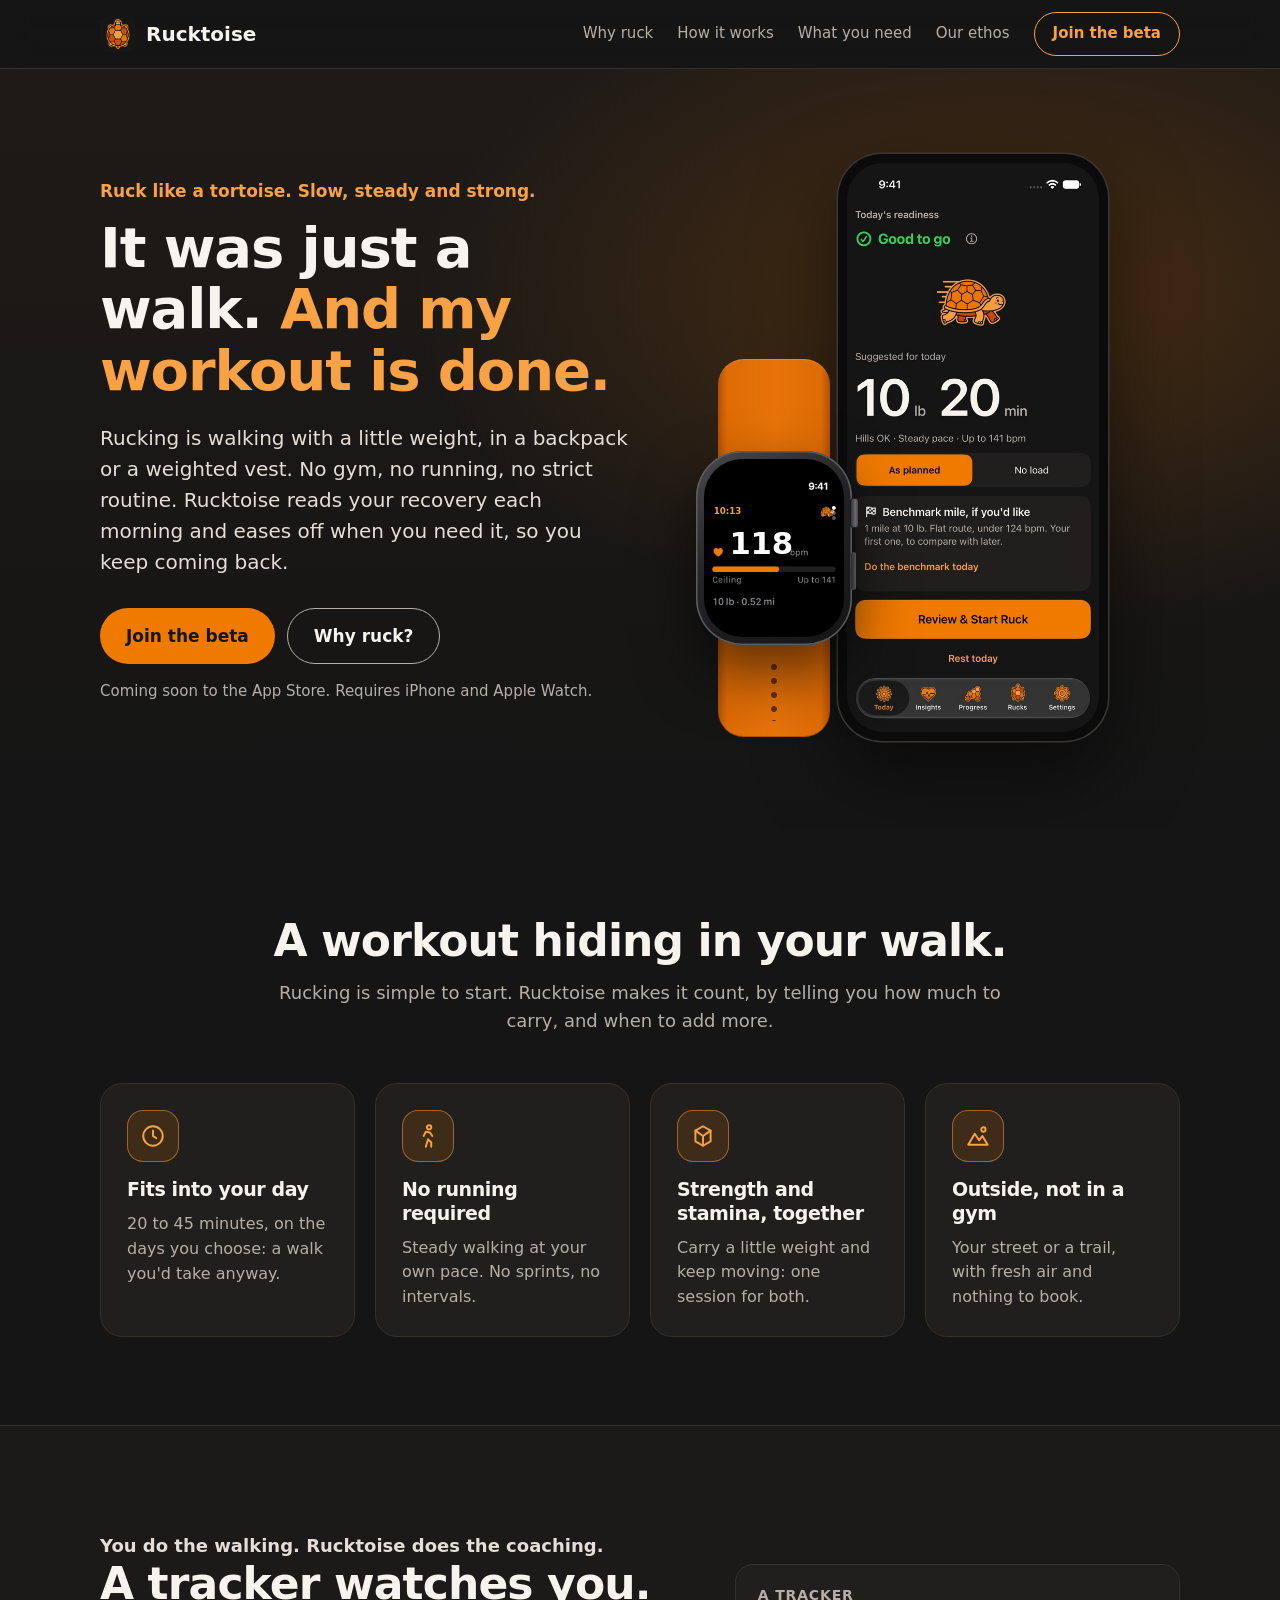
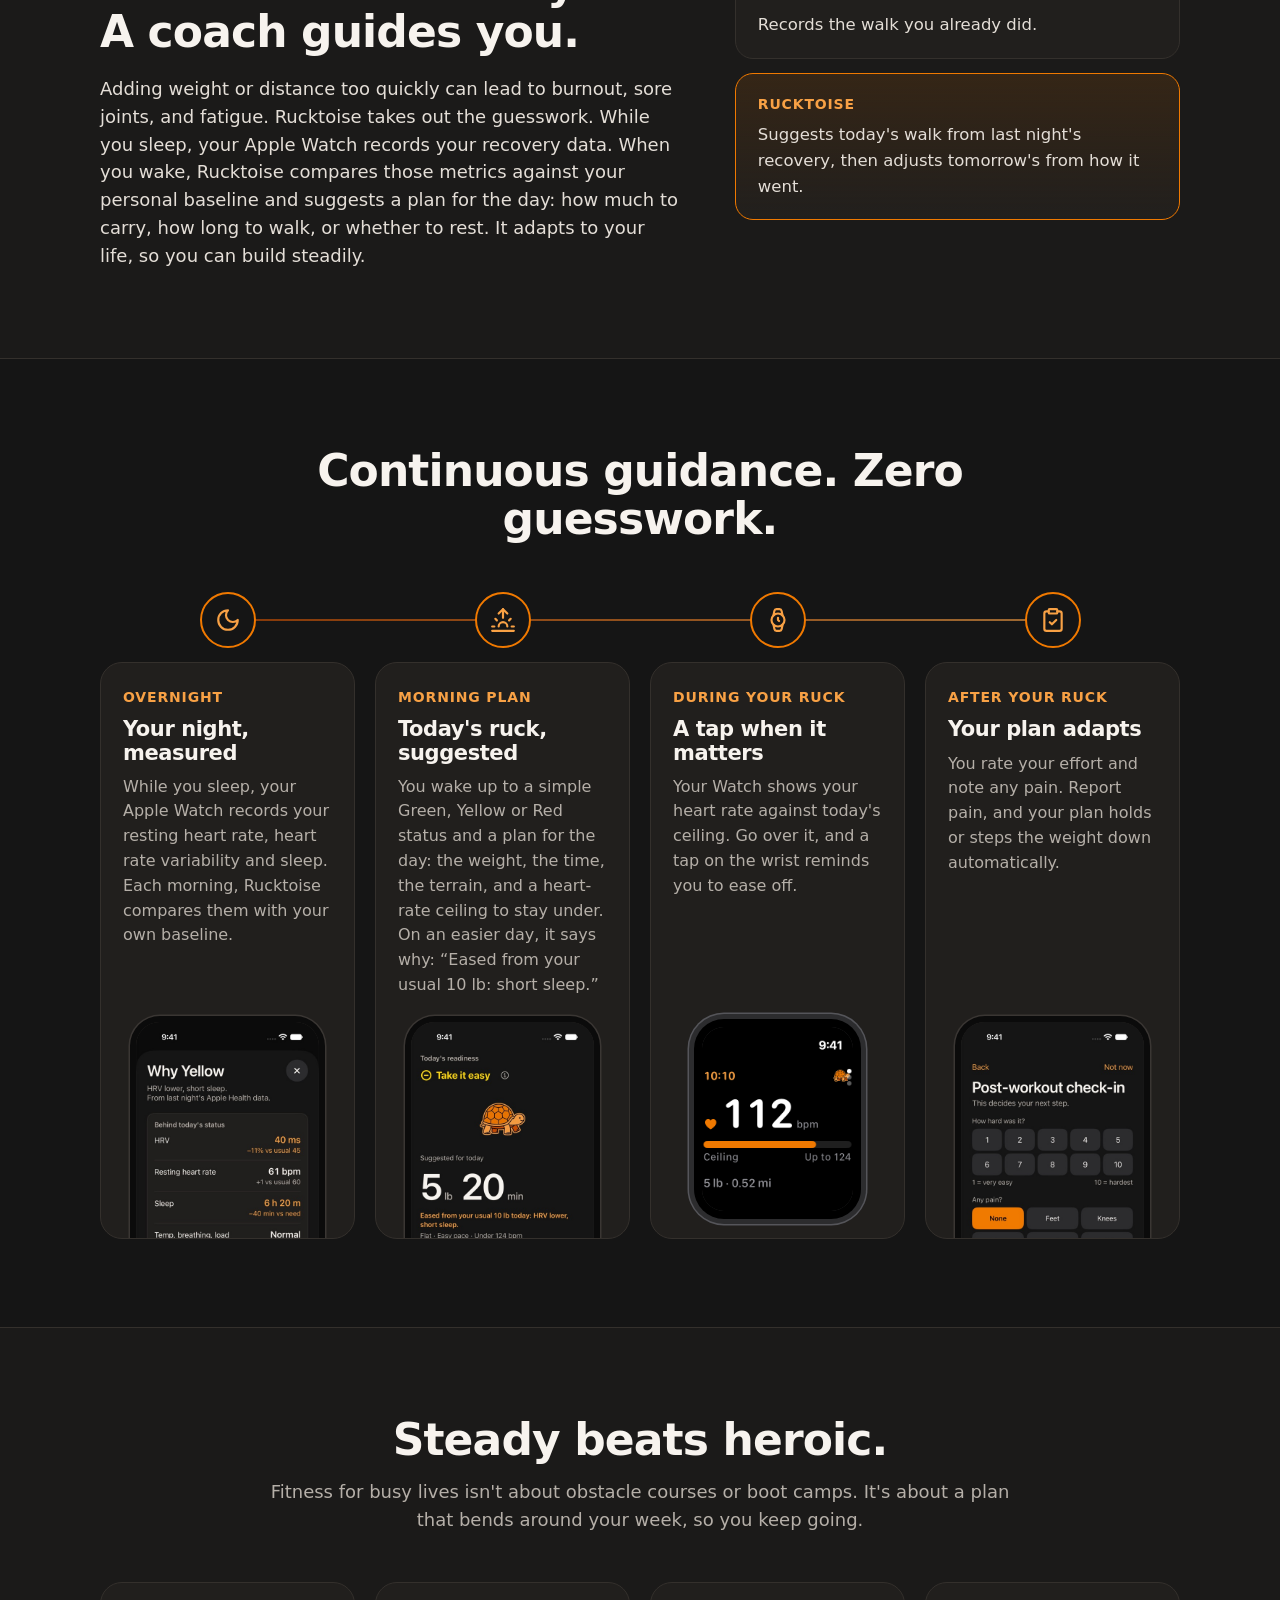
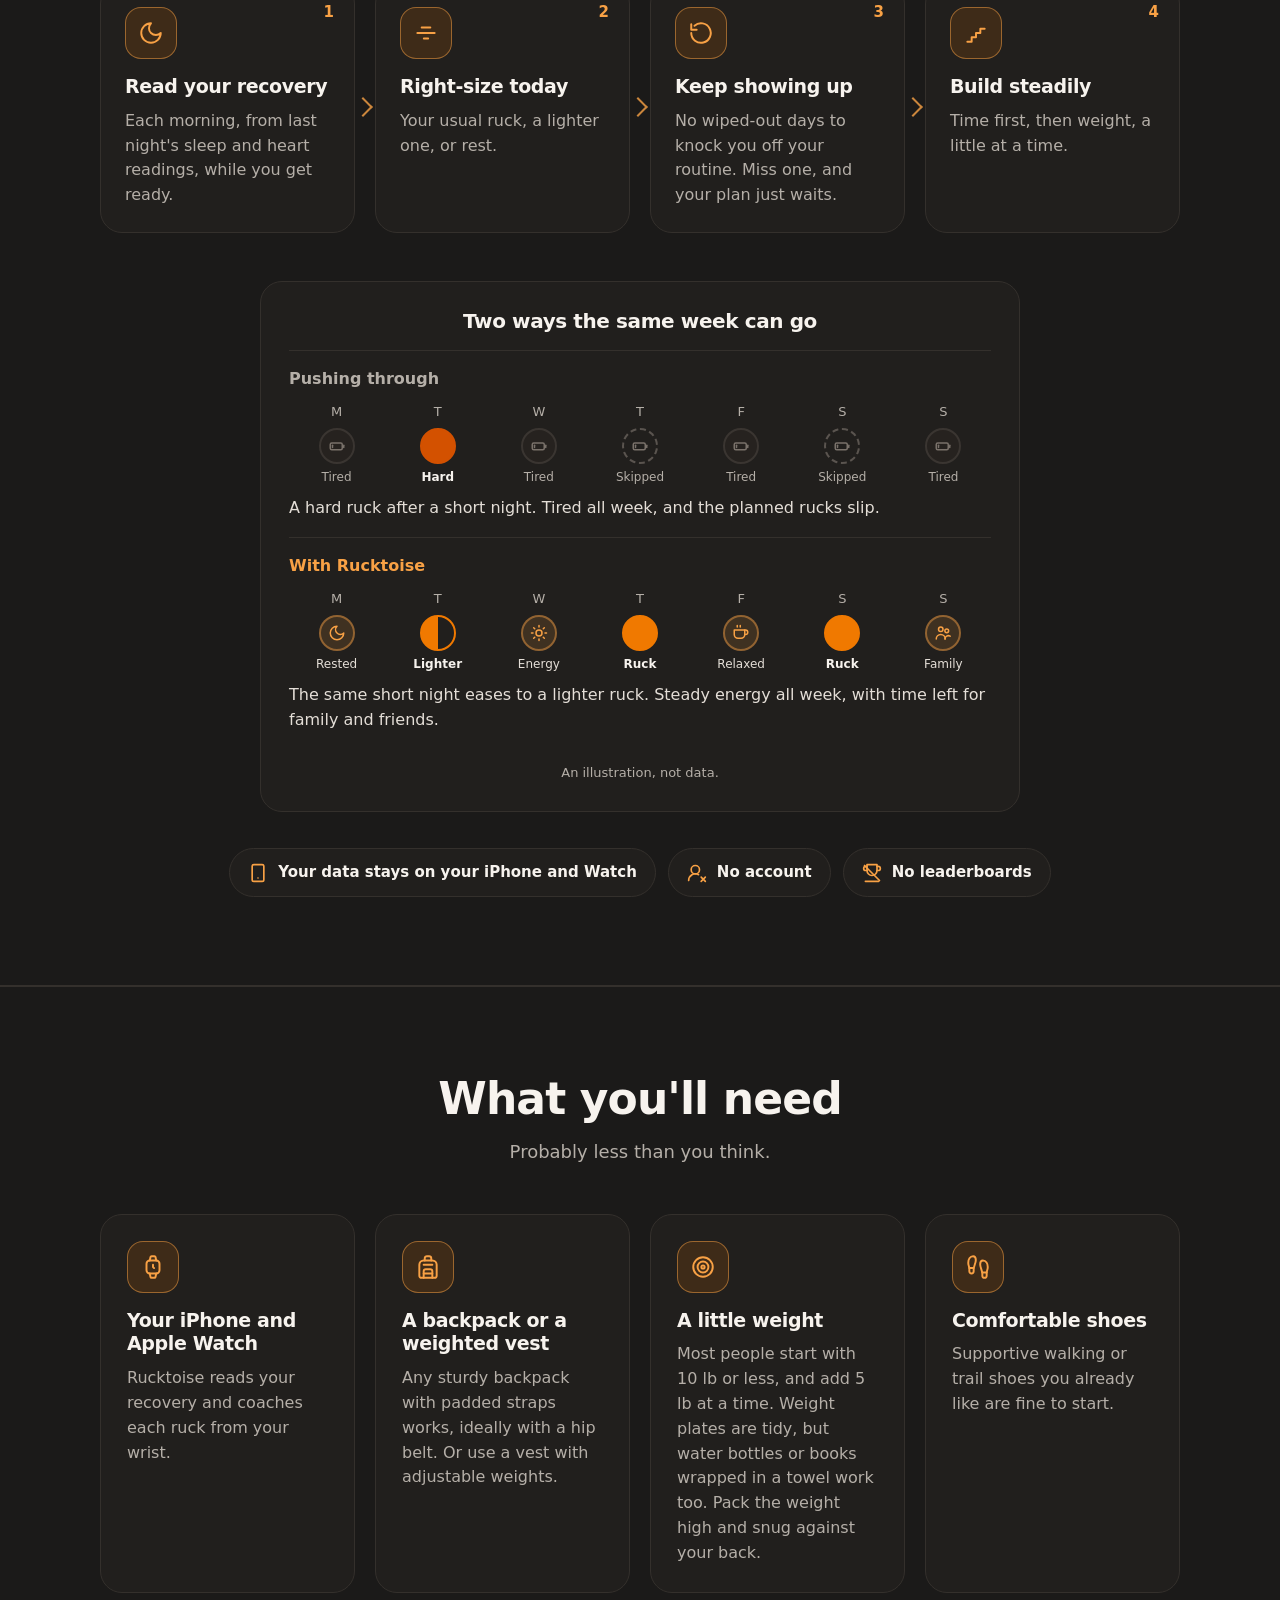
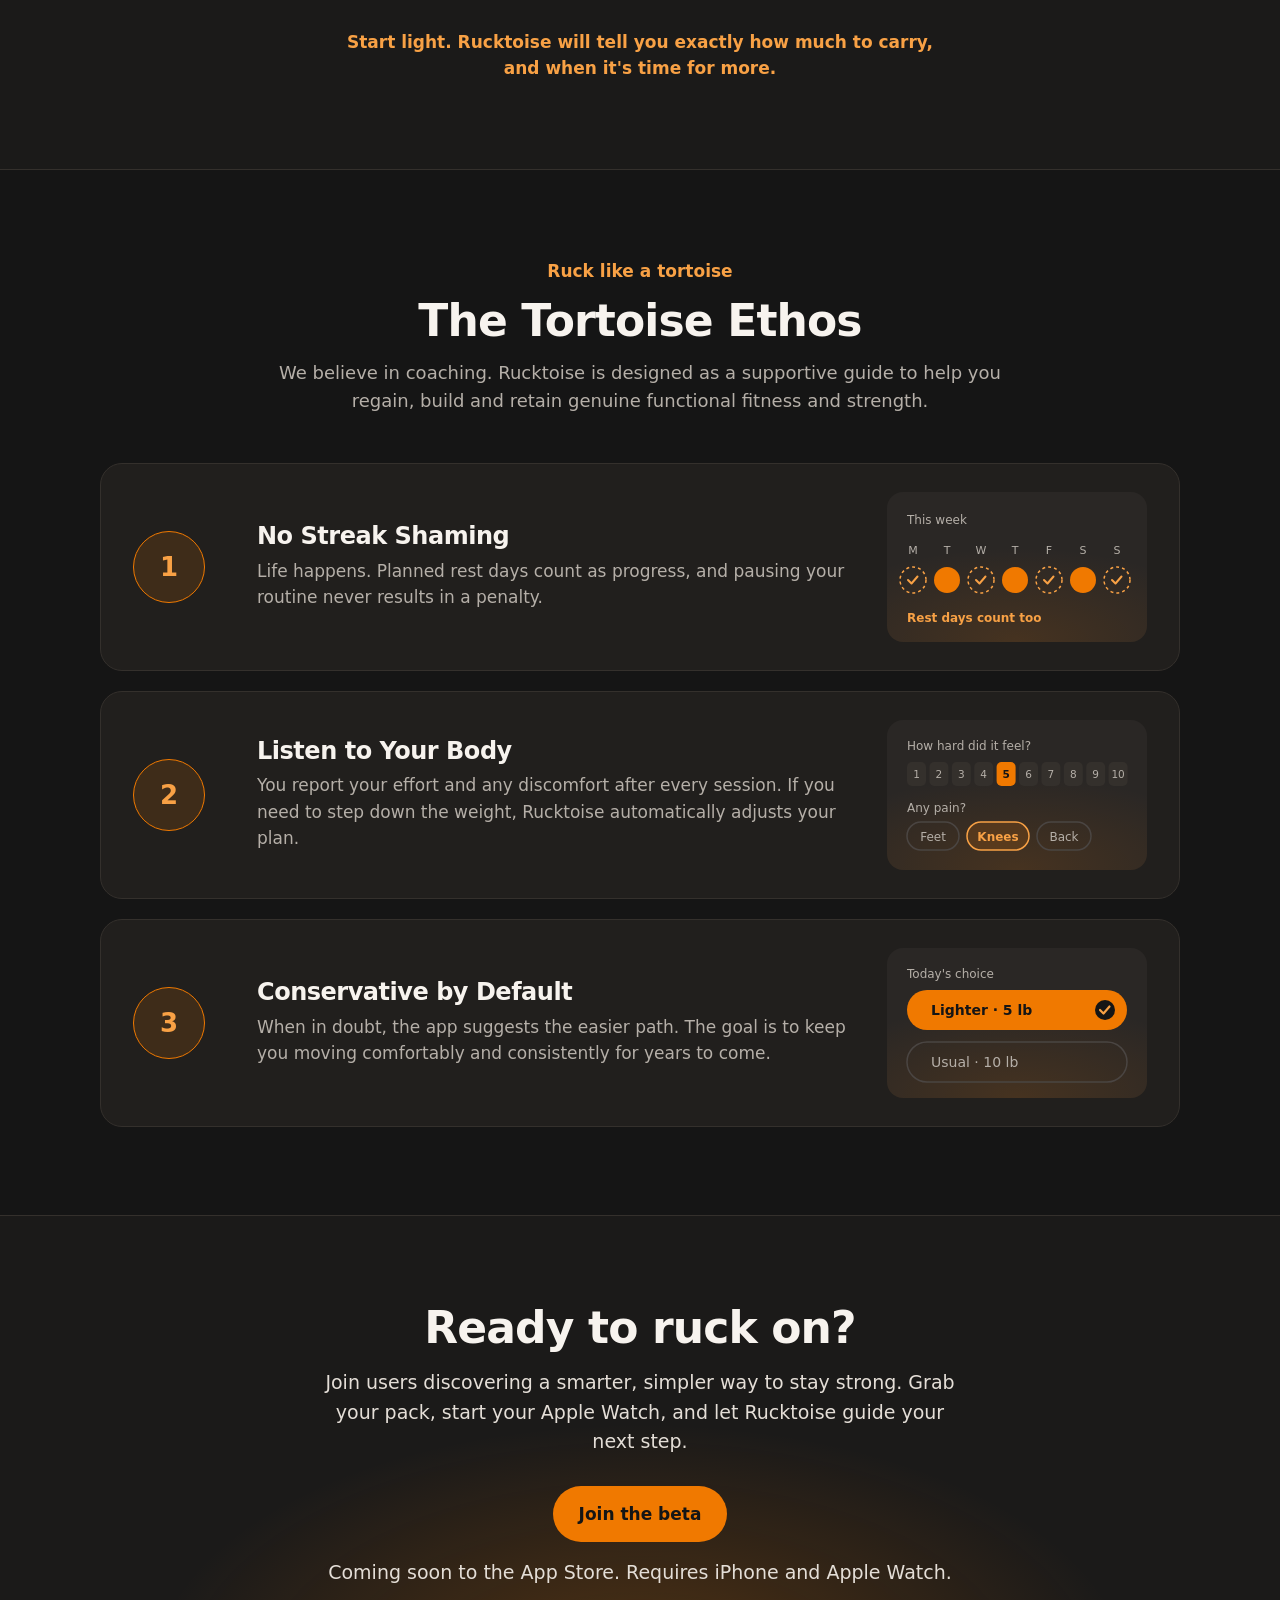
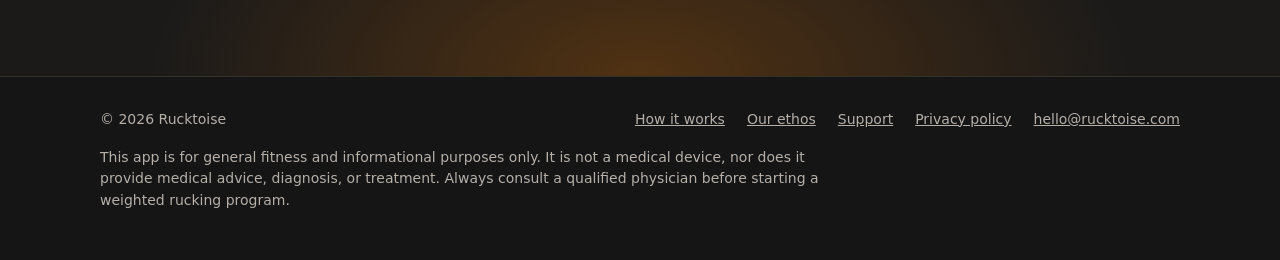
<file: index.html>
<!doctype html>
<html lang="en">
<head>
<meta charset="utf-8">
<meta name="viewport" content="width=device-width, initial-scale=1">
<title>Rucktoise: Rucking and Weighted Vest Coach for Apple Watch</title>
<meta name="description" content="You do the walking. Rucktoise does the coaching. A rucking and weighted vest coach for iPhone and Apple Watch that reads your recovery each morning, suggests what to carry today, and builds you up step by step.">
<link rel="canonical" href="https://rucktoise.com/">
<meta property="og:type" content="website">
<meta property="og:url" content="https://rucktoise.com/">
<meta property="og:site_name" content="Rucktoise">
<meta property="og:title" content="Rucktoise: You do the walking. Rucktoise does the coaching.">
<meta property="og:description" content="A rucking and weighted vest coach for iPhone and Apple Watch. It reads your recovery each morning and suggests what to carry today.">
<meta property="og:image" content="https://rucktoise.com/assets/share-coaching.png">
<meta property="og:image:width" content="1200">
<meta property="og:image:height" content="630">
<meta property="og:image:alt" content="Rucktoise on iPhone and Apple Watch, with the line: You do the walking. Rucktoise does the coaching.">
<meta name="twitter:card" content="summary_large_image">
<link rel="apple-touch-icon" href="assets/icon.png">
<meta name="theme-color" content="#151515">
<link rel="icon" href="assets/icon.png">
<script>document.documentElement.classList.add("js")</script>
<style>
:root{
  --bg:#151515; --bg2:#1B1A19; --card:#211F1D; --card2:#2A2725; --line:#34302C;
  --ink:#F7F3EE; --sub:#B5AFA8; --orange:#F07900; --gold:#F8A145; --deep:#D35100;
  --radius:22px; --max:1120px;
}
*{box-sizing:border-box}
html{scroll-behavior:smooth}
@media (prefers-reduced-motion:reduce){html{scroll-behavior:auto}}
body{margin:0;background:var(--bg);color:var(--ink);font-family:-apple-system,BlinkMacSystemFont,"SF Pro Text","Segoe UI",system-ui,sans-serif;line-height:1.55;-webkit-font-smoothing:antialiased}
img{max-width:100%;height:auto;display:block}
a{color:var(--gold)}
.wrap{max-width:var(--max);margin:0 auto;padding:0 20px}
.eyebrow{color:var(--gold);font-weight:600;font-size:17px;margin:0 0 12px}
h1,h2,h3{letter-spacing:-.02em;line-height:1.1;margin:0}
h2{font-size:clamp(30px,4.4vw,44px)}
.section{padding:88px 0;scroll-margin-top:68px}
.alt{background:var(--bg2);border-top:1px solid var(--line);border-bottom:1px solid var(--line)}
.section-head{text-align:center;max-width:740px;margin:0 auto 48px}
.section-head p{color:var(--sub);font-size:18px;margin:14px 0 0}
.section-head .eyebrow{color:var(--gold);font-size:17px;margin:0 0 12px}

/* Header */
.top{position:sticky;top:0;z-index:10;background:rgba(21,21,21,.86);backdrop-filter:saturate(1.4) blur(14px);-webkit-backdrop-filter:saturate(1.4) blur(14px);border-bottom:1px solid var(--line)}
.top .wrap{display:flex;align-items:center;justify-content:space-between;gap:16px;min-height:68px}
.brand{display:flex;align-items:center;gap:10px;color:var(--ink);text-decoration:none;font-weight:700;font-size:20px}
.brand img{width:36px;height:36px;border-radius:9px}
.top nav{display:flex;align-items:center;gap:24px}
.top nav a{color:var(--sub);text-decoration:none;font-size:15px}
.top nav a:hover{color:var(--ink)}
.pill{display:inline-flex;align-items:center;justify-content:center;min-height:44px;padding:0 18px;border-radius:999px;border:1.5px solid var(--gold);color:var(--gold)!important;font-weight:600;font-size:15px;text-decoration:none;white-space:nowrap}

/* Buttons */
.btn{display:inline-flex;align-items:center;justify-content:center;gap:10px;min-height:56px;padding:0 26px;border-radius:999px;font-weight:700;font-size:17px;text-decoration:none;border:0}
.btn-primary{background:var(--orange);color:#151515}
.btn-ghost{border:1.5px solid var(--sub);color:var(--ink)}
.btn-ghost:hover{border-color:var(--ink)}
.btn-primary:hover{background:#FF8A14}
.note{color:var(--sub);font-size:15px;margin:16px 0 0}
.final .note{margin:16px auto 0}
.btn svg{width:20px;height:20px;flex:none}

/* Hero */
.hero{position:relative;overflow:hidden;background:radial-gradient(900px 520px at 78% 30%,rgba(240,121,0,.22),transparent 65%),linear-gradient(180deg,#1E1A17 0%,var(--bg) 100%)}
.hero .wrap{display:grid;grid-template-columns:1.05fr 1fr;gap:48px;align-items:center;padding-top:72px;padding-bottom:88px}
.hero h1{font-size:clamp(38px,4.6vw,56px);font-weight:800;margin-bottom:22px}
.hero h1 span{color:var(--gold)}
.hero .lead{font-size:clamp(17px,1.6vw,20px);color:#E4DED7;margin:0 0 30px;max-width:33em}
.cta-row{display:flex;flex-wrap:wrap;gap:12px}
.devices{position:relative;isolation:isolate;display:flex;justify-content:center;align-items:flex-end;min-height:600px;padding-left:90px}
.phone{position:relative;width:270px;aspect-ratio:1206/2622;border-radius:44px;background:#0B0B0B;padding:9px;box-shadow:0 0 0 1.5px #3A3633,0 30px 80px rgba(0,0,0,.55)}
.phone img{width:100%;height:100%;object-fit:cover;border-radius:36px}
.watch{position:absolute;z-index:2;left:calc(50% - 232px);bottom:96px;width:156px}
.band{position:absolute;left:50%;transform:translateX(-50%);top:-92px;bottom:-92px;width:112px;border-radius:26px;background:linear-gradient(90deg,#B05005 0,#DE6B05 8%,#E8730A 50%,#DE6B05 92%,#B05005 100%);box-shadow:inset 0 1px 0 rgba(255,255,255,.14),inset 0 -1px 0 rgba(0,0,0,.25)}
.band::after{content:"";position:absolute;left:50%;transform:translateX(-50%);bottom:16px;width:8px;height:58px;background:radial-gradient(circle at 4px 4px,#6A3104 2.6px,transparent 3.3px) 0 0/8px 14px repeat-y}
.case{position:relative;padding:8px;border-radius:46px;background:linear-gradient(145deg,#4A4A4D,#232325 45%,#141415);box-shadow:inset 0 0 0 1.5px #5C5C60,0 28px 60px rgba(0,0,0,.6)}
.watch .face{border-radius:38px;background:#000;padding:12px 7px;overflow:hidden}
.watch img{width:100%;border-radius:24px}
.crown{position:absolute;right:-7px;top:24%;width:9px;height:30px;border-radius:4px;background:linear-gradient(90deg,#2A2A2C,#6A6A6E 60%,#3A3A3C);box-shadow:inset 0 0 0 1px #1A1A1B}
.side-button{position:absolute;right:-4px;top:52%;width:5px;height:38px;border-radius:3px;background:linear-gradient(90deg,#2A2A2C,#55555A)}

/* Tracker vs coach */
.versus .wrap{display:grid;grid-template-columns:1.3fr 1fr;gap:56px;align-items:center}
.versus p{color:#E4DED7;font-size:18px;margin:18px 0 0}
.compare{display:grid;gap:14px}
.compare div{background:var(--card);border:1px solid var(--line);border-radius:18px;padding:20px 22px}
.compare b{display:block;font-size:14px;letter-spacing:.06em;text-transform:uppercase;margin-bottom:6px}
.compare .tracker b{color:var(--sub)}
.compare .coach{border-color:var(--orange);background:linear-gradient(180deg,rgba(240,121,0,.12),var(--card))}
.compare .coach b{color:var(--gold)}
.compare span{color:#E4DED7;font-size:16.5px}

/* Daily cycle */
.cycle{list-style:none;margin:0;padding:0;display:grid;grid-template-columns:repeat(4,1fr);gap:20px;position:relative}
.cycle::before{content:"";position:absolute;top:27px;left:12.5%;right:12.5%;height:2px;background:linear-gradient(90deg,var(--deep),var(--gold));opacity:.6}
.step{display:flex;flex-direction:column;gap:14px}
.step-dot{position:relative;width:56px;height:56px;border-radius:50%;display:grid;place-items:center;background:var(--bg);border:2px solid var(--orange);margin:0 auto}
.step-dot svg{width:26px;height:26px;stroke:var(--gold);fill:none;stroke-width:2;stroke-linecap:round;stroke-linejoin:round}
.step-card{flex:1;background:var(--card);border:1px solid var(--line);border-radius:var(--radius);padding:24px 22px 0;display:flex;flex-direction:column;gap:10px;overflow:hidden}
.step-card .when{color:var(--gold);font-weight:600;font-size:14px;letter-spacing:.06em;text-transform:uppercase}
.step-card h3{font-size:21px}
.step-card p{color:var(--sub);font-size:16px;margin:0}
.step-shot{margin-top:auto;padding-top:14px;height:230px;overflow:hidden}
.step-shot img{width:88%;margin:0 auto;border-radius:24px 24px 0 0;box-shadow:0 0 0 6px #0B0B0B,0 0 0 7.5px #3A3633}
.step-shot.watch-shot{display:flex;align-items:center;justify-content:center;height:230px;padding-bottom:22px}
.step-shot.watch-shot img{width:72%;border-radius:22px;box-shadow:0 0 0 8px #000,0 0 0 13px #2C2C2E,0 0 0 14.5px #55555A}

/* Regain Retain Build */
.pillars{display:grid;grid-template-columns:repeat(3,1fr);gap:20px}
.pillar{background:var(--card);border:1px solid var(--line);border-radius:var(--radius);padding:28px;display:flex;flex-direction:column;gap:12px}
.art{width:100%;height:auto;display:block;border-radius:16px;background:radial-gradient(120% 90% at 50% 100%,rgba(240,121,0,.14),transparent 70%),var(--card2);margin-bottom:8px}
.art text{font-family:inherit}
.pillar h3{font-size:22px}
.pillar p{color:var(--sub);font-size:16.5px;margin:0}

/* Privacy band */
.privacy{display:flex;flex-wrap:wrap;gap:12px;justify-content:center;margin-top:36px}
.privacy span{display:inline-flex;align-items:center;gap:10px;background:var(--card);border:1px solid var(--line);border-radius:999px;padding:12px 18px;font-weight:600;font-size:15px}
.icon{width:20px;height:20px;flex:none;stroke:var(--gold);fill:none;stroke-width:2;stroke-linecap:round;stroke-linejoin:round}

/* Ethos */
.ethos{display:grid;gap:20px}
.ethos-row{display:grid;grid-template-columns:96px 1fr 260px;gap:28px;align-items:center;background:var(--card);border:1px solid var(--line);border-radius:var(--radius);padding:28px 32px}
.ethos-num{width:72px;height:72px;border-radius:50%;display:grid;place-items:center;background:rgba(240,121,0,.14);border:1.5px solid var(--orange);color:var(--gold);font-weight:800;font-size:26px}
.ethos-row h3{font-size:24px;margin-bottom:8px}
.ethos-row p{margin:0;color:var(--sub);font-size:17px}
.ethos-art{display:flex;justify-content:center}
.ethos-art .art{margin:0}

/* Final CTA + footer */
.final{text-align:center;background:radial-gradient(700px 360px at 50% 100%,rgba(240,121,0,.25),transparent 70%),var(--bg2);border-top:1px solid var(--line)}
.final p{color:#E4DED7;font-size:19px;max-width:34em;margin:16px auto 30px}
footer{border-top:1px solid var(--line);padding:32px 0 48px;color:var(--sub);font-size:14px}
footer .wrap{display:grid;gap:16px}
.foot-links{display:flex;flex-wrap:wrap;gap:8px 22px;align-items:center;justify-content:space-between}
.foot-links nav{display:flex;flex-wrap:wrap;gap:8px 22px}
footer a{color:var(--sub)}
footer a:hover{color:var(--ink)}
.disclaimer{max-width:52em;margin:0}

/* Responsive */
@media (max-width:1000px){
  .cycle{grid-template-columns:repeat(2,1fr)}
  .cycle::before{display:none}
}
@media (max-width:960px){
  .hero .wrap{grid-template-columns:1fr;padding-top:48px;gap:56px}
  .hero-copy{text-align:center}
  .hero .lead{margin-left:auto;margin-right:auto}
  .cta-row{justify-content:center}
  .versus .wrap{grid-template-columns:1fr;gap:32px}
  .pillars{grid-template-columns:1fr}
  .ethos-row{grid-template-columns:72px 1fr}
  .ethos-art{grid-column:1/-1;justify-content:flex-start}
  .ethos-art .art{max-width:360px}
}
@media (max-width:720px){
  .top nav a:not(.pill){display:none}
  .section{padding:64px 0}
  .devices{min-height:480px;padding-left:70px;margin-top:24px}
  .phone{width:220px;border-radius:38px}
  .phone img{border-radius:30px}
  .watch{width:122px;left:calc(50% - 168px);bottom:76px}
  .band{width:90px;top:-70px;bottom:-70px;border-radius:22px}
  .band::after{bottom:12px;height:44px}
  .case{padding:6px;border-radius:36px}
  .watch .face{border-radius:30px;padding:9px 5px}
  .watch img{border-radius:18px}
  .crown{right:-6px;width:7px;height:24px}
  .side-button{height:30px}
  .cycle{grid-template-columns:1fr}
  .step-dot{margin:0}
  .step{flex-direction:row;align-items:flex-start}
  .step-dot{flex:none;width:48px;height:48px}
  .step-shot{height:200px}
  .step-shot.watch-shot{height:200px}
  .ethos-row{grid-template-columns:1fr;gap:14px;padding:24px}
  .ethos-num{width:56px;height:56px;font-size:21px}
  .btn{width:100%}
}
@media (max-width:380px){
  .watch{left:calc(50% - 150px);width:110px}
  .band{width:82px}
}

/* Motion: sections rise into place, and the drawings draw themselves */
.js [data-reveal]{opacity:0;transform:translateY(22px);transition:opacity .7s ease,transform .8s cubic-bezier(.2,.7,.2,1)}
.js [data-reveal].in{opacity:1;transform:none}
.js .art .grow{transform-box:fill-box;transform-origin:50% 100%;transform:scaleY(.04);transition:transform .7s cubic-bezier(.2,.7,.2,1)}
.js .in .art .grow{transform:none}
.js .art .draw{stroke-dasharray:1;stroke-dashoffset:1;transition:stroke-dashoffset 1.6s ease .2s}
.js .in .art .draw{stroke-dashoffset:0}
.js .art .pop{transform-box:fill-box;transform-origin:center;transform:scale(.5);opacity:0;transition:transform .5s cubic-bezier(.3,1.6,.5,1) .9s,opacity .3s ease .9s}
.js .in .art .pop{transform:none;opacity:1}
.js .art .fade{opacity:0;transition:opacity .7s ease .5s}
.js .in .art .fade{opacity:1}
.beat{transform-box:fill-box;transform-origin:center;animation:beat 1.1s ease-in-out infinite}
@keyframes beat{0%,100%{transform:scale(1)}15%{transform:scale(1.18)}30%{transform:scale(1)}45%{transform:scale(1.1)}}
.watch{animation:float 7s ease-in-out infinite}
@keyframes float{0%,100%{translate:0 0}50%{translate:0 -8px}}

/* Live numbers over the Watch screenshot */
.screen{position:relative;container-type:inline-size}
.live{position:absolute;background:#000;color:#fff;font-family:-apple-system,BlinkMacSystemFont,"SF Pro Rounded","SF Pro Display",system-ui,sans-serif;font-variant-numeric:tabular-nums;line-height:1;white-space:nowrap}
.live-time{left:1%;top:22.4%;width:26%;height:8%;padding-left:1.1%;color:#F7A23C;font-size:6.9cqw;font-weight:600;display:flex;align-items:center}
.live-hr{left:14.6%;top:36%;width:47.4%;height:22.5%;font-size:24.4cqw;font-weight:600;letter-spacing:-.005em;display:flex;align-items:center}

/* Polish: hover lift and clear keyboard focus */
.step-card,.pillar,.ethos-row,.compare div{transition:transform .25s ease,border-color .25s ease,box-shadow .25s ease}
@media (hover:hover){
  .step-card:hover,.pillar:hover,.ethos-row:hover,.compare div:hover{transform:translateY(-4px);border-color:#4A4542;box-shadow:0 18px 40px rgba(0,0,0,.35)}
  .btn,.pill{transition:transform .2s ease,background .2s ease,border-color .2s ease}
  .btn:hover,.pill:hover{transform:translateY(-1px)}
}
a:focus-visible,.btn:focus-visible{outline:2px solid var(--gold);outline-offset:3px;border-radius:999px}
.brand:focus-visible,footer a:focus-visible,.top nav a:focus-visible{border-radius:6px}

/* Pinned Join the beta bar on phones */
.mobile-cta{display:none}
@media (max-width:720px){
  .mobile-cta{display:flex;position:fixed;left:12px;right:12px;bottom:calc(12px + env(safe-area-inset-bottom));z-index:20;align-items:center;gap:12px;padding:8px 8px 8px 18px;border-radius:999px;background:rgba(33,31,29,.94);-webkit-backdrop-filter:blur(14px);backdrop-filter:blur(14px);border:1px solid var(--line);box-shadow:0 14px 34px rgba(0,0,0,.55);transform:translateY(160%);transition:transform .35s cubic-bezier(.2,.7,.2,1)}
  .mobile-cta.show{transform:none}
  .mobile-cta span{flex:1;font-size:13px;line-height:1.3;color:var(--sub)}
  .mobile-cta .btn{width:auto;min-height:48px;padding:0 22px;font-size:16px}
  footer{padding-bottom:110px}
}

/* What you'll need */
.gear{display:grid;grid-template-columns:repeat(4,1fr);gap:20px}
.gear-card{background:var(--card);border:1px solid var(--line);border-radius:var(--radius);padding:26px;display:flex;flex-direction:column;gap:10px;transition:transform .25s ease,border-color .25s ease,box-shadow .25s ease}
@media (hover:hover){.gear-card:hover{transform:translateY(-4px);border-color:#4A4542;box-shadow:0 18px 40px rgba(0,0,0,.35)}}
.gear-icon{width:52px;height:52px;border-radius:16px;display:grid;place-items:center;background:rgba(240,121,0,.14);border:1.5px solid rgba(248,161,69,.5);margin-bottom:6px}
.gear-icon svg{width:26px;height:26px;stroke:var(--gold);fill:none;stroke-width:1.8;stroke-linecap:round;stroke-linejoin:round}
.gear-card h3{font-size:19px;line-height:1.25}
.gear-card p{color:var(--sub);font-size:16px;margin:0}
.gear-note{text-align:center;color:var(--gold);font-size:17px;font-weight:600;margin:36px auto 0;max-width:36em}
@media (max-width:1000px){.gear{grid-template-columns:repeat(2,1fr)}}
@media (max-width:720px){.gear{grid-template-columns:1fr}}

/* Take it outside */
.outside .wrap{display:grid;grid-template-columns:1fr 1.15fr;gap:56px;align-items:center}
.outside p{color:#E4DED7;font-size:18px;margin:18px 0 0;max-width:30em}
.scene{margin:0;border-radius:var(--radius);overflow:hidden;border:1px solid var(--line);box-shadow:0 24px 60px rgba(0,0,0,.4)}
.scene svg{display:block;width:100%;height:auto}
.js .scene .trail{stroke-dasharray:1;stroke-dashoffset:1;transition:stroke-dashoffset 2.2s ease .3s}
.js .scene.in .trail{stroke-dashoffset:0}
.js .scene .sun{transform-box:fill-box;transform-origin:center;transform:translateY(26px);transition:transform 2s cubic-bezier(.2,.7,.2,1)}
.js .scene.in .sun{transform:none}
@media (max-width:960px){.outside .wrap{grid-template-columns:1fr;gap:32px}}
@media (prefers-reduced-motion:reduce){.js .scene .trail,.js .scene .sun{transition:none!important;transform:none!important;stroke-dashoffset:0!important}}

@media (prefers-reduced-motion:reduce){
  .js [data-reveal],.js .art .grow,.js .art .draw,.js .art .pop,.js .art .fade{transition:none!important;transform:none!important;opacity:1!important;stroke-dashoffset:0!important}
  .watch,.beat{animation:none}
  .mobile-cta{transition:none}
}
/* The chain: readiness, right-sizing, consistency, steady build-up. */
.chain{list-style:none;margin:0;padding:0;display:grid;grid-template-columns:repeat(4,1fr);gap:20px;counter-reset:none}
.link-step{position:relative;background:var(--card);border:1px solid var(--line);border-radius:var(--radius);padding:24px;display:flex;flex-direction:column;gap:10px}
.link-step h3{font-size:19px;line-height:1.25}
.link-step p{color:var(--sub);font-size:16px;margin:0}
.link-num{position:absolute;top:18px;right:20px;color:var(--gold);font-weight:700;font-size:15px}
.link-step:not(:last-child)::after{content:"";position:absolute;right:-16px;top:50%;width:12px;height:12px;border-top:2px solid var(--gold);border-right:2px solid var(--gold);transform:translateY(-50%) rotate(45deg);opacity:.8}
@media (max-width:1000px){.chain{grid-template-columns:1fr 1fr}.link-step:nth-child(2)::after{display:none}}
@media (max-width:720px){
  .chain{grid-template-columns:1fr;gap:22px}
  .link-step{padding:18px 18px 18px 18px}
  .link-step:not(:last-child)::after{display:block;right:auto;left:50%;top:auto;bottom:-17px;transform:translateX(-50%) rotate(135deg)}
}
/* Two ways the same week can go: an illustration. */
.weeks{margin:48px auto 0;max-width:760px;background:var(--card);border:1px solid var(--line);border-radius:var(--radius);padding:28px}
.weeks h3{font-size:20px;margin-bottom:18px;text-align:center}
.week{padding:16px 0;border-top:1px solid var(--line)}
.week-name{margin:0 0 10px;font-weight:700;color:var(--sub)}
.week.good .week-name{color:var(--gold)}
.days{list-style:none;margin:0;padding:0;display:grid;grid-template-columns:repeat(7,1fr);gap:6px;text-align:center}
.day{display:flex;flex-direction:column;align-items:center;gap:6px}
.dl{font-size:13px;color:var(--sub)}
.dot{width:36px;height:36px;border-radius:50%;border:2px solid #4A4542;background:transparent;display:grid;place-items:center}
.dot svg{width:18px;height:18px;fill:none;stroke:currentColor;stroke-width:2;stroke-linecap:round;stroke-linejoin:round}
.dk{font-size:12px;color:var(--sub);line-height:1.2}
.day.ruck .dot{background:var(--orange);border-color:var(--orange)}
.day.light .dot{background:linear-gradient(90deg,var(--orange) 50%,transparent 50%);border-color:var(--orange)}
.day.hard .dot{background:var(--deep);border-color:var(--deep)}
.day.hard .dk,.day.ruck .dk,.day.light .dk{color:var(--ink);font-weight:600}
.day.tired .dot{background:#26221F;border-color:#3A3531;color:#7A726B}
.day.missed .dot{border-style:dashed;border-color:#5A544F;color:#7A726B}
.day.calm .dot{background:rgba(248,161,69,.14);border-color:rgba(248,161,69,.45);color:var(--gold)}
.day.calm .dk{color:#E4DED7}
.week-note{margin:12px 0 0;color:#E4DED7;font-size:16px}
.weeks-foot{margin:14px 0 0;color:var(--sub);font-size:13px;text-align:center}
@media (max-width:720px){.weeks{padding:20px 12px}.days{gap:2px}.dot{width:32px;height:32px}.dot svg{width:16px;height:16px}.dk{font-size:11px}}
/* The section bar: on phones, every section one tap away (it scrolls sideways). */
.top .jump{display:none}
@media (max-width:720px){
  .top .jump{display:flex;gap:8px;overflow-x:auto;scrollbar-width:none;padding:0 16px 12px;-webkit-overflow-scrolling:touch}
  .top .jump::-webkit-scrollbar{display:none}
  .top nav.jump a{display:block;flex:none;color:var(--sub);text-decoration:none;font-size:15px;line-height:1;padding:12px 14px;border:1px solid var(--line);border-radius:999px;white-space:nowrap}
  .top nav.jump a.on{color:#151515;background:var(--gold);border-color:var(--gold);font-weight:600}
  .section,#why,#coach{scroll-margin-top:124px}
}
.top nav a.on{color:var(--ink)}
@media (max-width:720px){
  .gear.why{grid-template-columns:1fr 1fr;gap:12px}
  .why .gear-card{padding:16px;gap:8px}
  .why .gear-card h3{font-size:17px}
  .why .gear-card p{font-size:15px}
}
</style>
</head>
<body>

<header class="top">
  <div class="wrap">
    <a class="brand" href="index.html"><img src="assets/icon.png" alt="">Rucktoise</a>
    <nav aria-label="Main">
<a href="#why">Why ruck</a>
<a href="#how">How it works</a>
<a href="#gear">What you need</a>
<a href="#ethos">Our ethos</a>
<a class="pill" href="mailto:hello@rucktoise.com?subject=Join%20the%20Rucktoise%20beta&amp;body=Hi%2C%20I%27d%20like%20to%20join%20the%20Rucktoise%20beta.%20I%20have%20an%20iPhone%20and%20an%20Apple%20Watch.">Join the beta</a>
</nav>
  </div>
<nav class="jump" aria-label="Sections">
<a href="#why">Why ruck</a>
<a href="#coach">The coach</a>
<a href="#how">How it works</a>
<a href="#steady">Steady wins</a>
<a href="#gear">What you need</a>
<a href="#ethos">Ethos</a>
<a href="#get">Join the beta</a>
</nav>
</header>

<main>
  <section class="hero" aria-labelledby="hero-title">
    <div class="wrap">
      <div class="hero-copy">
        <p class="eyebrow">Ruck like a tortoise. Slow, steady and strong.</p>
        <h1 id="hero-title">It was just a walk. <span>And my workout is done.</span></h1>
        <p class="lead">Rucking is walking with a little weight, in a backpack or a weighted vest. No gym, no running, no strict routine. Rucktoise reads your recovery each morning and eases off when you need it, so you keep coming back.</p>
        <div class="cta-row" id="hero-cta">
          <a class="btn btn-primary" href="mailto:hello@rucktoise.com?subject=Join%20the%20Rucktoise%20beta&amp;body=Hi%2C%20I%27d%20like%20to%20join%20the%20Rucktoise%20beta.%20I%20have%20an%20iPhone%20and%20an%20Apple%20Watch.">Join the beta</a>
          <a class="btn btn-ghost" href="#why">Why ruck?</a>
        </div>
        <p class="note">Coming soon to the App Store. Requires iPhone and Apple Watch.</p>
      </div>
      <div class="devices" aria-label="Rucktoise on iPhone and Apple Watch">
        <div class="phone"><img src="assets/screen-green.jpg" alt="Rucktoise on iPhone: Good to go, with 10 pounds for 20 minutes suggested for today" width="506" height="1100"></div>
        <div class="watch"><span class="band" aria-hidden="true"></span><div class="case"><span class="crown" aria-hidden="true"></span><span class="side-button" aria-hidden="true"></span><div class="face"><div class="screen"><img src="assets/screen-watch-10lb.png" alt="A ruck on Apple Watch: heart rate 118 against a ceiling of 141, carrying 10 pounds, ten minutes in" width="396" height="484"><span class="live live-time" id="live-time" aria-hidden="true">10:11</span><span class="live live-hr" id="live-hr" aria-hidden="true">118</span></div></div></div></div>
      </div>
    </div>
  </section>

  <section class="section" id="why" aria-labelledby="why-title">
<div class="wrap">
<div class="section-head" data-reveal>
<h2 id="why-title">A workout hiding in your walk.</h2>
<p>Rucking is simple to start. Rucktoise makes it count, by telling you how much to carry, and when to add more.</p>
</div>
<div class="gear why">
<article class="gear-card" data-reveal>
<span class="gear-icon" aria-hidden="true"><svg viewBox="0 0 24 24"><circle cx="12" cy="12" r="9"/><path d="M12 7v5l3 2"/></svg></span>
<h3>Fits into your day</h3>
<p>20 to 45 minutes, on the days you choose: a walk you'd take anyway.</p>
</article>
<article class="gear-card" data-reveal style="transition-delay:.1s">
<span class="gear-icon" aria-hidden="true"><svg viewBox="0 0 24 24"><circle cx="13" cy="4" r="2"/><path d="M10 22l2-7 3 3v4"/><path d="M8 12l2-4 4 1 2 3"/></svg></span>
<h3>No running required</h3>
<p>Steady walking at your own pace. No sprints, no intervals.</p>
</article>
<article class="gear-card" data-reveal style="transition-delay:.2s">
<span class="gear-icon" aria-hidden="true"><svg viewBox="0 0 24 24"><path d="M12 3l7 4v10l-7 4-7-4V7Z"/><path d="M12 12l7-5"/><path d="M12 12v9"/><path d="M12 12L5 7"/></svg></span>
<h3>Strength and stamina, together</h3>
<p>Carry a little weight and keep moving: one session for both.</p>
</article>
<article class="gear-card" data-reveal style="transition-delay:.3s">
<span class="gear-icon" aria-hidden="true"><svg viewBox="0 0 24 24"><path d="M3 20l6-10 4 6 3-4 5 8Z"/><circle cx="17" cy="6" r="2"/></svg></span>
<h3>Outside, not in a gym</h3>
<p>Your street or a trail, with fresh air and nothing to book.</p>
</article>
</div>
</div>
</section>

<section class="section alt versus" id="coach" aria-labelledby="versus-title">
    <div class="wrap">
      <div data-reveal>
        <p class="eyebrow">You do the walking. Rucktoise does the coaching.</p>
<h2 id="versus-title">A tracker watches you. A coach guides you.</h2>
        <p>Adding weight or distance too quickly can lead to burnout, sore joints, and fatigue. Rucktoise takes out the guesswork. While you sleep, your Apple Watch records your recovery data. When you wake, Rucktoise compares those metrics against your personal baseline and suggests a plan for the day: how much to carry, how long to walk, or whether to rest. It adapts to your life, so you can build steadily.</p>
      </div>
      <div class="compare" data-reveal style="transition-delay:.12s">
        <div class="tracker"><b>A tracker</b><span>Records the walk you already did.</span></div>
        <div class="coach"><b>Rucktoise</b><span>Suggests today's walk from last night's recovery, then adjusts tomorrow's from how it went.</span></div>
      </div>
    </div>
  </section>

  <section class="section" id="how" aria-labelledby="how-title">
    <div class="wrap">
      <div class="section-head" data-reveal>
        <h2 id="how-title">Continuous guidance. Zero guesswork.</h2>
      </div>
      <ol class="cycle">
        <li class="step" data-reveal style="transition-delay:0.0s">
          <span class="step-dot" aria-hidden="true"><svg viewBox="0 0 24 24"><path d="M12 3a6 6 0 0 0 9 9 9 9 0 1 1-9-9Z"/></svg></span>
          <div class="step-card">
            <span class="when">Overnight</span>
            <h3>Your night, measured</h3>
            <p>While you sleep, your Apple Watch records your resting heart rate, heart rate variability and sleep. Each morning, Rucktoise compares them with your own baseline.</p>
            <div class="step-shot"><img src="assets/screen-info.jpg" width="506" height="1100" alt="Rucktoise showing last night's heart rate variability, resting heart rate and sleep against the user's usual" loading="lazy"></div>
          </div>
        </li>
        <li class="step" data-reveal style="transition-delay:0.1s">
          <span class="step-dot" aria-hidden="true"><svg viewBox="0 0 24 24"><path d="M12 2v8"/><path d="m4.93 10.93 1.41 1.41"/><path d="M2 18h2"/><path d="M20 18h2"/><path d="m19.07 10.93-1.41 1.41"/><path d="M22 22H2"/><path d="m8 6 4-4 4 4"/><path d="M16 18a4 4 0 0 0-8 0"/></svg></span>
          <div class="step-card">
            <span class="when">Morning plan</span>
            <h3>Today's ruck, suggested</h3>
            <p>You wake up to a simple Green, Yellow or Red status and a plan for the day: the weight, the time, the terrain, and a heart-rate ceiling to stay under. On an easier day, it says why: <q>Eased from your usual 10 lb: short sleep.</q></p>
            <div class="step-shot"><img src="assets/screen-yellow.jpg" width="506" height="1100" alt="A Yellow day in Rucktoise: 5 pounds for 20 minutes, eased from the usual 10 pounds" loading="lazy"></div>
          </div>
        </li>
        <li class="step" data-reveal style="transition-delay:0.2s">
          <span class="step-dot" aria-hidden="true"><svg viewBox="0 0 24 24"><circle cx="12" cy="12" r="6"/><polyline points="12 10 12 12 13 13"/><path d="m16.13 7.66-.81-4.05a2 2 0 0 0-2-1.61h-2.68a2 2 0 0 0-2 1.61l-.78 4.05"/><path d="m7.88 16.36.8 4a2 2 0 0 0 2 1.61h2.72a2 2 0 0 0 2-1.61l.81-4.05"/></svg></span>
          <div class="step-card">
            <span class="when">During your ruck</span>
            <h3>A tap when it matters</h3>
            <p>Your Watch shows your heart rate against today's ceiling. Go over it, and a tap on the wrist reminds you to ease off.</p>
            <div class="step-shot watch-shot"><img src="assets/screen-watch-5lb.png" width="396" height="484" alt="Apple Watch during the same eased ruck: 5 pounds, heart rate 112 against a ceiling of 124" loading="lazy"></div>
          </div>
        </li>
        <li class="step" data-reveal style="transition-delay:0.3s">
          <span class="step-dot" aria-hidden="true"><svg viewBox="0 0 24 24"><rect x="8" y="2" width="8" height="4" rx="1"/><path d="M16 4h2a2 2 0 0 1 2 2v14a2 2 0 0 1-2 2H6a2 2 0 0 1-2-2V6a2 2 0 0 1 2-2h2"/><path d="m9 14 2 2 4-4"/></svg></span>
          <div class="step-card">
            <span class="when">After your ruck</span>
            <h3>Your plan adapts</h3>
            <p>You rate your effort and note any pain. Report pain, and your plan holds or steps the weight down automatically.</p>
            <div class="step-shot"><img src="assets/screen-checkin.jpg" width="506" height="1100" alt="The post-workout check-in: effort from 1 to 10, and any pain by body area" loading="lazy"></div>
          </div>
        </li>
      </ol>
    </div>
  </section>

  <section class="section alt" id="steady" aria-labelledby="pillars-title">
    <div class="wrap">
<div class="section-head" data-reveal>
<h2 id="pillars-title">Steady beats heroic.</h2>
<p>Fitness for busy lives isn't about obstacle courses or boot camps. It's about a plan that bends around your week, so you keep going.</p>
</div>
<ol class="chain">
<li class="link-step" data-reveal style="transition-delay:0.0s">
<span class="link-num" aria-hidden="true">1</span><span class="gear-icon" aria-hidden="true"><svg viewBox="0 0 24 24"><path d="M12 3a6 6 0 0 0 9 9 9 9 0 1 1-9-9Z"/></svg></span>
<h3>Read your recovery</h3>
<p>Each morning, from last night's sleep and heart readings, while you get ready.</p>
</li>
<li class="link-step" data-reveal style="transition-delay:0.1s">
<span class="link-num" aria-hidden="true">2</span><span class="gear-icon" aria-hidden="true"><svg viewBox="0 0 24 24"><path d="M4 12h16"/><path d="M8 7h8"/><path d="M10 17h4"/></svg></span>
<h3>Right-size today</h3>
<p>Your usual ruck, a lighter one, or rest.</p>
</li>
<li class="link-step" data-reveal style="transition-delay:0.2s">
<span class="link-num" aria-hidden="true">3</span><span class="gear-icon" aria-hidden="true"><svg viewBox="0 0 24 24"><path d="M3 12a9 9 0 1 0 3-6.7"/><path d="M3 4v5h5"/></svg></span>
<h3>Keep showing up</h3>
<p>No wiped-out days to knock you off your routine. Miss one, and your plan just waits.</p>
</li>
<li class="link-step" data-reveal style="transition-delay:0.3s">
<span class="link-num" aria-hidden="true">4</span><span class="gear-icon" aria-hidden="true"><svg viewBox="0 0 24 24"><path d="M4 20h4v-4h4v-4h4V8h4"/></svg></span>
<h3>Build steadily</h3>
<p>Time first, then weight, a little at a time.</p>
</li>
</ol>
<div class="weeks" id="weeks" data-reveal>
<h3>Two ways the same week can go</h3>
<div class="week">
<p class="week-name">Pushing through</p>
<ol class="days" aria-label="Monday: tired; Tuesday: short night, hard ruck; Wednesday: tired; Thursday: too tired, ruck skipped; Friday: tired; Saturday: too tired, ruck skipped; Sunday: tired"><li class="day tired" title="Tired"><span class="dl">M</span><span class="dot" aria-hidden="true"><svg viewBox="0 0 24 24"><rect x="3" y="8" width="16" height="9" rx="2"/><path d="M21 11v3"/><path d="M6 11v3"/></svg></span><span class="dk">Tired</span></li><li class="day hard" title="Short night, hard ruck"><span class="dl">T</span><span class="dot" aria-hidden="true"></span><span class="dk">Hard</span></li><li class="day tired" title="Tired"><span class="dl">W</span><span class="dot" aria-hidden="true"><svg viewBox="0 0 24 24"><rect x="3" y="8" width="16" height="9" rx="2"/><path d="M21 11v3"/><path d="M6 11v3"/></svg></span><span class="dk">Tired</span></li><li class="day missed" title="Too tired, ruck skipped"><span class="dl">T</span><span class="dot" aria-hidden="true"><svg viewBox="0 0 24 24"><rect x="3" y="8" width="16" height="9" rx="2"/><path d="M21 11v3"/><path d="M6 11v3"/></svg></span><span class="dk">Skipped</span></li><li class="day tired" title="Tired"><span class="dl">F</span><span class="dot" aria-hidden="true"><svg viewBox="0 0 24 24"><rect x="3" y="8" width="16" height="9" rx="2"/><path d="M21 11v3"/><path d="M6 11v3"/></svg></span><span class="dk">Tired</span></li><li class="day missed" title="Too tired, ruck skipped"><span class="dl">S</span><span class="dot" aria-hidden="true"><svg viewBox="0 0 24 24"><rect x="3" y="8" width="16" height="9" rx="2"/><path d="M21 11v3"/><path d="M6 11v3"/></svg></span><span class="dk">Skipped</span></li><li class="day tired" title="Tired"><span class="dl">S</span><span class="dot" aria-hidden="true"><svg viewBox="0 0 24 24"><rect x="3" y="8" width="16" height="9" rx="2"/><path d="M21 11v3"/><path d="M6 11v3"/></svg></span><span class="dk">Tired</span></li></ol>
<p class="week-note">A hard ruck after a short night. Tired all week, and the planned rucks slip.</p>
</div>
<div class="week good">
<p class="week-name">With Rucktoise</p>
<ol class="days" aria-label="Monday: rested; Tuesday: short night, lighter ruck; Wednesday: good energy; Thursday: ruck; Friday: relaxed; Saturday: ruck; Sunday: time with family and friends"><li class="day calm" title="Rested"><span class="dl">M</span><span class="dot" aria-hidden="true"><svg viewBox="0 0 24 24"><path d="M12 3a6 6 0 0 0 9 9 9 9 0 1 1-9-9Z"/></svg></span><span class="dk">Rested</span></li><li class="day light" title="Short night, lighter ruck"><span class="dl">T</span><span class="dot" aria-hidden="true"></span><span class="dk">Lighter</span></li><li class="day calm" title="Good energy"><span class="dl">W</span><span class="dot" aria-hidden="true"><svg viewBox="0 0 24 24"><circle cx="12" cy="12" r="4"/><path d="M12 2v2M12 20v2M4.9 4.9l1.4 1.4M17.7 17.7l1.4 1.4M2 12h2M20 12h2M4.9 19.1l1.4-1.4M17.7 6.3l1.4-1.4"/></svg></span><span class="dk">Energy</span></li><li class="day ruck" title="Ruck"><span class="dl">T</span><span class="dot" aria-hidden="true"></span><span class="dk">Ruck</span></li><li class="day calm" title="Relaxed"><span class="dl">F</span><span class="dot" aria-hidden="true"><svg viewBox="0 0 24 24"><path d="M17 8h1a3 3 0 0 1 0 6h-1"/><path d="M3 8h14v6a5 5 0 0 1-5 5H8a5 5 0 0 1-5-5Z"/><path d="M7 2v2M11 2v2"/></svg></span><span class="dk">Relaxed</span></li><li class="day ruck" title="Ruck"><span class="dl">S</span><span class="dot" aria-hidden="true"></span><span class="dk">Ruck</span></li><li class="day calm" title="Time with family and friends"><span class="dl">S</span><span class="dot" aria-hidden="true"><svg viewBox="0 0 24 24"><circle cx="9" cy="7" r="3"/><circle cx="17" cy="9" r="2.5"/><path d="M3 20a6 6 0 0 1 12 0"/><path d="M14.5 20a4.5 4.5 0 0 1 7-3.7"/></svg></span><span class="dk">Family</span></li></ol>
<p class="week-note">The same short night eases to a lighter ruck. Steady energy all week, with time left for family and friends.</p>
</div>
<p class="weeks-foot">An illustration, not data.</p>
</div>
<div class="privacy" aria-label="Private by default" data-reveal>
        <span><svg class="icon" viewBox="0 0 24 24" aria-hidden="true"><rect x="5" y="2" width="14" height="20" rx="2"/><path d="M12 18h.01"/></svg>Your data stays on your iPhone and Watch</span>
        <span><svg class="icon" viewBox="0 0 24 24" aria-hidden="true"><path d="M2 21a8 8 0 0 1 11.87-7"/><circle cx="10" cy="8" r="5"/><path d="m17 17 5 5"/><path d="m22 17-5 5"/></svg>No account</span>
        <span><svg class="icon" viewBox="0 0 24 24" aria-hidden="true"><path d="M6 9H4.5a2.5 2.5 0 0 1 0-5H6"/><path d="M18 9h1.5a2.5 2.5 0 0 0 0-5H18"/><path d="M4 22h16"/><path d="M18 2H6v7a6 6 0 0 0 12 0V2Z"/><path d="m3 3 18 18"/></svg>No leaderboards</span>
      </div>
    </div>
  </section>

  

  <section class="section alt" id="gear" aria-labelledby="gear-title">
    <div class="wrap">
      <div class="section-head" data-reveal>
        <h2 id="gear-title">What you'll need</h2>
        <p>Probably less than you think.</p>
      </div>
      <div class="gear">
        <article class="gear-card" data-reveal>
          <span class="gear-icon" aria-hidden="true"><svg viewBox="0 0 24 24"><rect x="6" y="6" width="12" height="12" rx="3"/><path d="M9 6l.7-3.2A1 1 0 0 1 10.7 2h2.6a1 1 0 0 1 1 .8L15 6"/><path d="M9 18l.7 3.2a1 1 0 0 0 1 .8h2.6a1 1 0 0 0 1-.8L15 18"/><path d="M12 10v2l1 1"/></svg></span>
          <h3>Your iPhone and Apple Watch</h3>
          <p>Rucktoise reads your recovery and coaches each ruck from your wrist.</p>
        </article>
        <article class="gear-card" data-reveal style="transition-delay:.1s">
          <span class="gear-icon" aria-hidden="true"><svg viewBox="0 0 24 24"><path d="M4 10a4 4 0 0 1 4-4h8a4 4 0 0 1 4 4v10a2 2 0 0 1-2 2H6a2 2 0 0 1-2-2Z"/><path d="M8 10h8"/><path d="M8 18h8"/><path d="M8 22v-6a2 2 0 0 1 2-2h4a2 2 0 0 1 2 2v6"/><path d="M9 6V4a2 2 0 0 1 2-2h2a2 2 0 0 1 2 2v2"/></svg></span>
          <h3>A backpack or a weighted vest</h3>
          <p>Any sturdy backpack with padded straps works, ideally with a hip belt. Or use a vest with adjustable weights.</p>
        </article>
        <article class="gear-card" data-reveal style="transition-delay:.2s">
          <span class="gear-icon" aria-hidden="true"><svg viewBox="0 0 24 24"><circle cx="12" cy="12" r="9"/><circle cx="12" cy="12" r="5"/><circle cx="12" cy="12" r="1.5"/></svg></span>
          <h3>A little weight</h3>
          <p>Most people start with 10 lb or less, and add 5 lb at a time. Weight plates are tidy, but water bottles or books wrapped in a towel work too. Pack the weight high and snug against your back.</p>
        </article>
        <article class="gear-card" data-reveal style="transition-delay:.3s">
          <span class="gear-icon" aria-hidden="true"><svg viewBox="0 0 24 24"><path d="M4 16v-2.38C4 11.5 2.97 10.5 3 8c.03-2.72 1.49-6 4.5-6C9.37 2 10 3.8 10 5.5c0 3.11-2 5.66-2 8.68V16a2 2 0 1 1-4 0Z"/><path d="M20 20v-2.38c0-2.12 1.03-3.12 1-5.62-.03-2.72-1.49-6-4.5-6C14.63 6 14 7.8 14 9.5c0 3.11 2 5.66 2 8.68V20a2 2 0 1 0 4 0Z"/><path d="M16 17h4"/><path d="M4 13h4"/></svg></span>
          <h3>Comfortable shoes</h3>
          <p>Supportive walking or trail shoes you already like are fine to start.</p>
        </article>
      </div>
      <p class="gear-note" data-reveal>Start light. Rucktoise will tell you exactly how much to carry, and when it's time for more.</p>
    </div>
  </section>

  <section class="section" id="ethos" aria-labelledby="ethos-title">
    <div class="wrap">
      <div class="section-head" data-reveal>
        <p class="eyebrow">Ruck like a tortoise</p>
        <h2 id="ethos-title">The Tortoise Ethos</h2>
        <p>We believe in coaching. Rucktoise is designed as a supportive guide to help you regain, build and retain genuine functional fitness and strength.</p>
      </div>
      <div class="ethos">
        <article class="ethos-row" data-reveal>
          <div class="ethos-num" aria-hidden="true">1</div>
          <div><h3>No Streak Shaming</h3><p>Life happens. Planned rest days count as progress, and pausing your routine never results in a penalty.</p></div>
          <div class="ethos-art"><svg class="art" viewBox="0 0 260 150" role="img" aria-label="A week where rest days count as progress, with no streak"><text x="20" y="32" fill="#B5AFA8" font-size="12">This week</text><text x="26" y="62" text-anchor="middle" fill="#B5AFA8" font-size="11">M</text><circle cx="26" cy="88" r="13" fill="none" stroke="#F8A145" stroke-width="1.5" stroke-dasharray="3 3"/><path d="M21 88l3.5 3.5 6-7" fill="none" stroke="#F8A145" stroke-width="2" stroke-linecap="round" stroke-linejoin="round"/><text x="60" y="62" text-anchor="middle" fill="#B5AFA8" font-size="11">T</text><circle cx="60" cy="88" r="13" fill="#F07900"/><text x="94" y="62" text-anchor="middle" fill="#B5AFA8" font-size="11">W</text><circle cx="94" cy="88" r="13" fill="none" stroke="#F8A145" stroke-width="1.5" stroke-dasharray="3 3"/><path d="M89 88l3.5 3.5 6-7" fill="none" stroke="#F8A145" stroke-width="2" stroke-linecap="round" stroke-linejoin="round"/><text x="128" y="62" text-anchor="middle" fill="#B5AFA8" font-size="11">T</text><circle cx="128" cy="88" r="13" fill="#F07900"/><text x="162" y="62" text-anchor="middle" fill="#B5AFA8" font-size="11">F</text><circle cx="162" cy="88" r="13" fill="none" stroke="#F8A145" stroke-width="1.5" stroke-dasharray="3 3"/><path d="M157 88l3.5 3.5 6-7" fill="none" stroke="#F8A145" stroke-width="2" stroke-linecap="round" stroke-linejoin="round"/><text x="196" y="62" text-anchor="middle" fill="#B5AFA8" font-size="11">S</text><circle cx="196" cy="88" r="13" fill="#F07900"/><text x="230" y="62" text-anchor="middle" fill="#B5AFA8" font-size="11">S</text><circle cx="230" cy="88" r="13" fill="none" stroke="#F8A145" stroke-width="1.5" stroke-dasharray="3 3"/><path d="M225 88l3.5 3.5 6-7" fill="none" stroke="#F8A145" stroke-width="2" stroke-linecap="round" stroke-linejoin="round"/><text x="20" y="130" fill="#F8A145" font-size="12" font-weight="600">Rest days count too</text></svg></div>
        </article>
        <article class="ethos-row" data-reveal>
          <div class="ethos-num" aria-hidden="true">2</div>
          <div><h3>Listen to Your Body</h3><p>You report your effort and any discomfort after every session. If you need to step down the weight, Rucktoise automatically adjusts your plan.</p></div>
          <div class="ethos-art"><svg class="art" viewBox="0 0 260 150" role="img" aria-label="The check-in after a ruck: effort from 1 to 10, and any pain by body area"><text x="20" y="30" fill="#B5AFA8" font-size="12">How hard did it feel?</text><rect x="20.0" y="42" width="19" height="24" rx="5" fill="#34302C"/><text x="29.5" y="58" text-anchor="middle" fill="#B5AFA8" font-size="10.5" font-weight="400">1</text><rect x="42.4" y="42" width="19" height="24" rx="5" fill="#34302C"/><text x="51.9" y="58" text-anchor="middle" fill="#B5AFA8" font-size="10.5" font-weight="400">2</text><rect x="64.8" y="42" width="19" height="24" rx="5" fill="#34302C"/><text x="74.3" y="58" text-anchor="middle" fill="#B5AFA8" font-size="10.5" font-weight="400">3</text><rect x="87.2" y="42" width="19" height="24" rx="5" fill="#34302C"/><text x="96.7" y="58" text-anchor="middle" fill="#B5AFA8" font-size="10.5" font-weight="400">4</text><rect x="109.6" y="42" width="19" height="24" rx="5" fill="#F07900"/><text x="119.1" y="58" text-anchor="middle" fill="#151515" font-size="10.5" font-weight="700">5</text><rect x="132.0" y="42" width="19" height="24" rx="5" fill="#34302C"/><text x="141.5" y="58" text-anchor="middle" fill="#B5AFA8" font-size="10.5" font-weight="400">6</text><rect x="154.4" y="42" width="19" height="24" rx="5" fill="#34302C"/><text x="163.9" y="58" text-anchor="middle" fill="#B5AFA8" font-size="10.5" font-weight="400">7</text><rect x="176.8" y="42" width="19" height="24" rx="5" fill="#34302C"/><text x="186.3" y="58" text-anchor="middle" fill="#B5AFA8" font-size="10.5" font-weight="400">8</text><rect x="199.2" y="42" width="19" height="24" rx="5" fill="#34302C"/><text x="208.7" y="58" text-anchor="middle" fill="#B5AFA8" font-size="10.5" font-weight="400">9</text><rect x="221.6" y="42" width="19" height="24" rx="5" fill="#34302C"/><text x="231.1" y="58" text-anchor="middle" fill="#B5AFA8" font-size="10.5" font-weight="400">10</text><text x="20" y="92" fill="#B5AFA8" font-size="12">Any pain?</text><rect x="20" y="102" width="52" height="28" rx="14" fill="none" stroke="#4A4542" stroke-width="1.5"/><text x="46.0" y="120.5" text-anchor="middle" fill="#B5AFA8" font-size="12" font-weight="400">Feet</text><g class="pop" style="transition-delay:.5s"><rect x="80" y="102" width="62" height="28" rx="14" fill="rgba(240,121,0,.15)" stroke="#F8A145" stroke-width="1.5"/><text x="111.0" y="120.5" text-anchor="middle" fill="#F8A145" font-size="12" font-weight="600">Knees</text></g><rect x="150" y="102" width="54" height="28" rx="14" fill="none" stroke="#4A4542" stroke-width="1.5"/><text x="177.0" y="120.5" text-anchor="middle" fill="#B5AFA8" font-size="12" font-weight="400">Back</text></svg></div>
        </article>
        <article class="ethos-row" data-reveal>
          <div class="ethos-num" aria-hidden="true">3</div>
          <div><h3>Conservative by Default</h3><p>When in doubt, the app suggests the easier path. The goal is to keep you moving comfortably and consistently for years to come.</p></div>
          <div class="ethos-art"><svg class="art" viewBox="0 0 260 150" role="img" aria-label="On an easier day, the lighter choice is selected over the usual weight">
<text x="20" y="30" fill="#B5AFA8" font-size="12">Today's choice</text>
<rect x="20" y="42" width="220" height="40" rx="20" fill="#F07900"/>
<text x="44" y="67" fill="#151515" font-size="14" font-weight="700">Lighter · 5 lb</text>
<g class="pop" style="transition-delay:.5s"><circle cx="218" cy="62" r="10" fill="#151515"/><path d="M213 62l3.5 3.5 6-7" fill="none" stroke="#F8A145" stroke-width="2.2" stroke-linecap="round" stroke-linejoin="round"/></g>
<rect x="20" y="94" width="220" height="40" rx="20" fill="none" stroke="#4A4542" stroke-width="1.5"/>
<text x="44" y="119" fill="#B5AFA8" font-size="14">Usual · 10 lb</text>
</svg></div>
        </article>
      </div>
    </div>
  </section>

  <section class="section final" id="get" aria-labelledby="final-title">
    <div class="wrap" data-reveal>
      <h2 id="final-title">Ready to ruck on?</h2>
      <p>Join users discovering a smarter, simpler way to stay strong. Grab your pack, start your Apple Watch, and let Rucktoise guide your next step.</p>
      <a class="btn btn-primary" href="mailto:hello@rucktoise.com?subject=Join%20the%20Rucktoise%20beta&amp;body=Hi%2C%20I%27d%20like%20to%20join%20the%20Rucktoise%20beta.%20I%20have%20an%20iPhone%20and%20an%20Apple%20Watch.">Join the beta</a>
      <p class="note">Coming soon to the App Store. Requires iPhone and Apple Watch.</p>
    </div>
  </section>
</main>

<footer>
  <div class="wrap">
    <div class="foot-links">
      <span>&copy; 2026 Rucktoise</span>
      <nav aria-label="Footer">
        <a href="#how">How it works</a>
        <a href="#ethos">Our ethos</a>
        <a href="support.html">Support</a>
        <a href="privacy.html">Privacy policy</a>
        <a href="mailto:hello@rucktoise.com">hello@rucktoise.com</a>
      </nav>
    </div>
    <p class="disclaimer">This app is for general fitness and informational purposes only. It is not a medical device, nor does it provide medical advice, diagnosis, or treatment. Always consult a qualified physician before starting a weighted rucking program.</p>
  </div>
</footer>

<div class="mobile-cta" id="mobile-cta"><span>Coming soon. Requires iPhone and Apple Watch.</span><a class="btn btn-primary" href="mailto:hello@rucktoise.com?subject=Join%20the%20Rucktoise%20beta&amp;body=Hi%2C%20I%27d%20like%20to%20join%20the%20Rucktoise%20beta.%20I%20have%20an%20iPhone%20and%20an%20Apple%20Watch." tabindex="-1">Join the beta</a></div>

<script>
(function () {
  var reduce = window.matchMedia("(prefers-reduced-motion: reduce)").matches;
  var io = "IntersectionObserver" in window;

  // Sections rise into place as they scroll into view.
  var items = document.querySelectorAll("[data-reveal]");
  if (!io || reduce) {
    items.forEach(function (el) { el.classList.add("in"); });
  } else {
    var reveal = new IntersectionObserver(function (entries) {
      entries.forEach(function (e) {
        if (e.isIntersecting) { e.target.classList.add("in"); reveal.unobserve(e.target); }
      });
    }, { threshold: 0.15, rootMargin: "0px 0px -40px 0px" });
    items.forEach(function (el) { reveal.observe(el); });
  }

  // The hero Watch: the timer counts up and the heart rate drifts gently near 118.
  var t = document.getElementById("live-time"), hr = document.getElementById("live-hr");
  if (t && hr) {
    var secs = 611, bpm = 118, tick = 0;
    setInterval(function () {
      secs += 1;
      t.textContent = Math.floor(secs / 60) + ":" + String(secs % 60).padStart(2, "0");
      if (++tick % 3 === 0) {
        bpm += Math.random() < 0.5 ? -1 : 1;
        bpm = Math.max(116, Math.min(120, bpm));
        hr.textContent = bpm;
      }
    }, 1000);
  }

  // On phones, keep Join the beta one tap away, except where a button is already on screen.
  var bar = document.getElementById("mobile-cta");
  var heroCta = document.getElementById("hero-cta"), finalCta = document.getElementById("get");
  if (bar && io && heroCta && finalCta) {
    var seen = new Map();
    var watch = new IntersectionObserver(function (entries) {
      entries.forEach(function (e) { seen.set(e.target, e.isIntersecting); });
      var show = !seen.get(heroCta) && !seen.get(finalCta) && window.scrollY > 200;
      bar.classList.toggle("show", show);
      bar.querySelector("a").tabIndex = show ? 0 : -1;
    });
    watch.observe(heroCta); watch.observe(finalCta);
    window.addEventListener("scroll", function () {
      var show = !seen.get(heroCta) && !seen.get(finalCta) && window.scrollY > 200;
      bar.classList.toggle("show", show);
      bar.querySelector("a").tabIndex = show ? 0 : -1;
    }, { passive: true });
  }
})();
</script>
<script>
(function(){
  var links=[].slice.call(document.querySelectorAll('.jump a,.top nav a[href^="#"]'));
  var ids=links.map(function(a){return a.getAttribute('href').slice(1)}).filter(function(v,i,l){return l.indexOf(v)===i});
  var sections=ids.map(function(id){return document.getElementById(id)}).filter(Boolean);
  if(!('IntersectionObserver' in window)||!sections.length)return;
  var bar=document.querySelector('.jump');
  var io=new IntersectionObserver(function(entries){
    entries.forEach(function(e){
      if(!e.isIntersecting)return;
      links.forEach(function(a){
        var on=a.getAttribute('href')==='#'+e.target.id;
        a.classList.toggle('on',on);
        if(on&&bar&&bar.contains(a)&&bar.scrollWidth>bar.clientWidth){bar.scrollTo({left:a.offsetLeft-16,behavior:'smooth'})}
      });
    });
  },{rootMargin:'-45% 0px -50% 0px'});
  sections.forEach(function(s){io.observe(s)});
})();
</script>
</body>
</html>
</file>
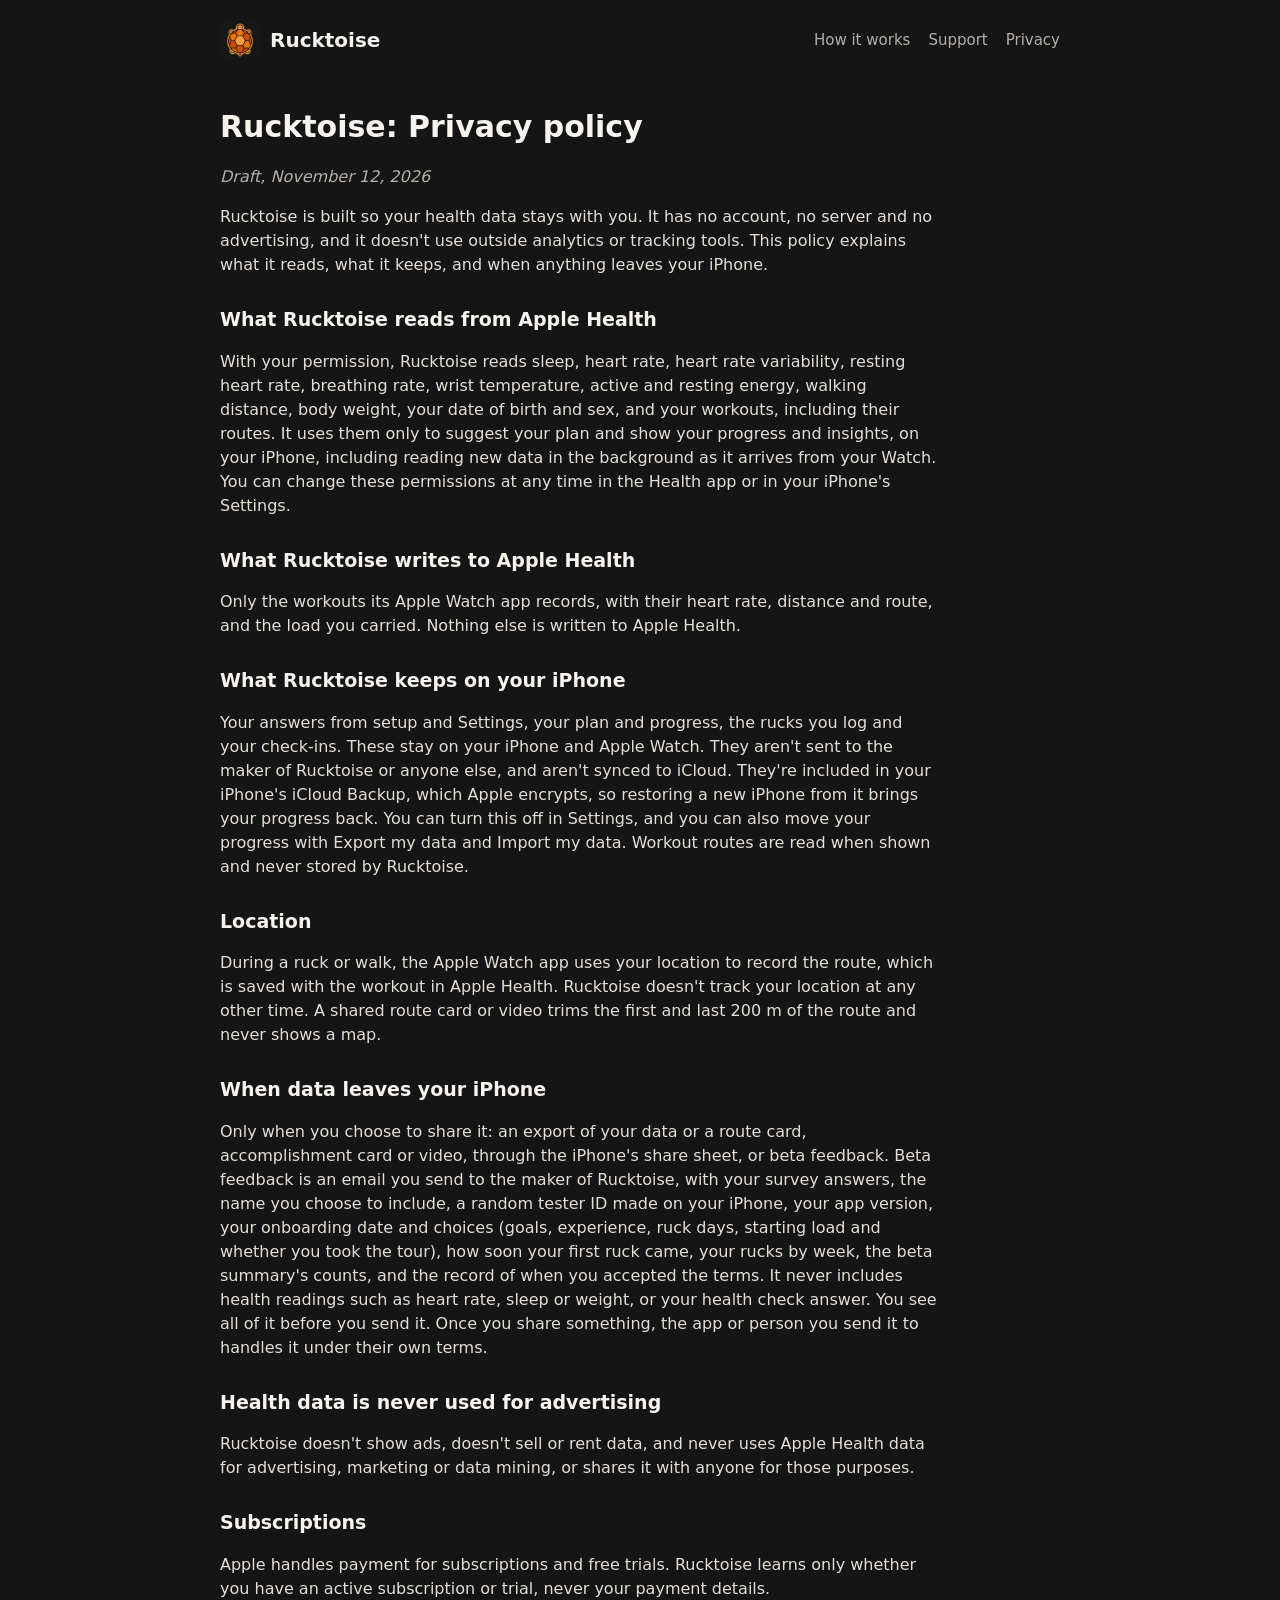
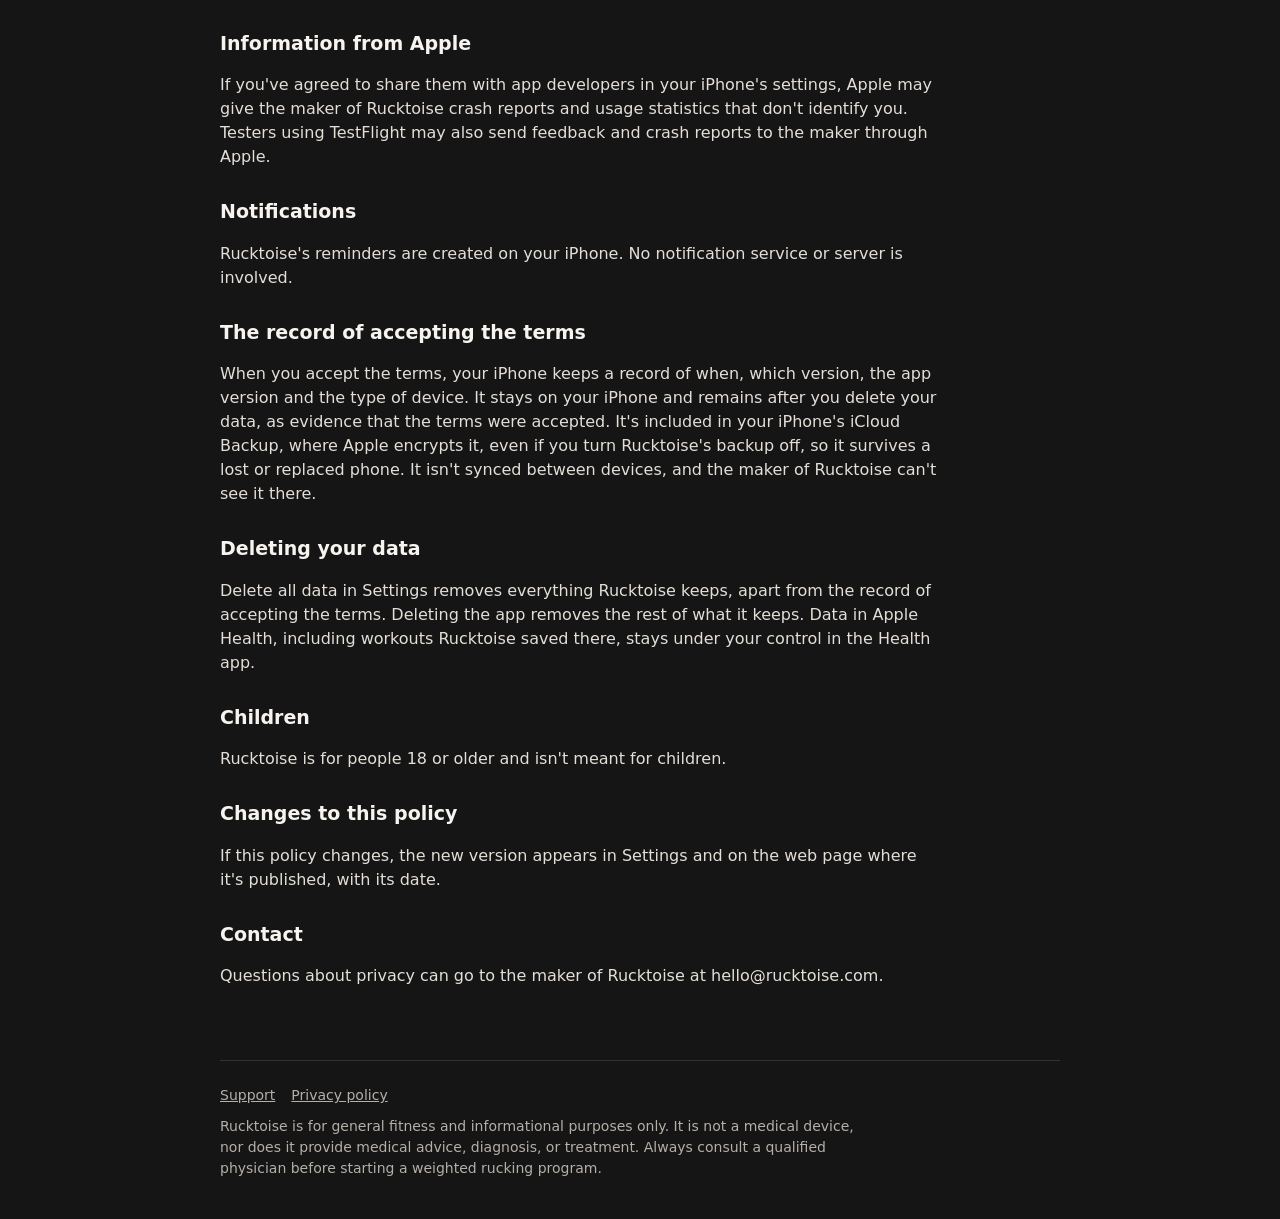
<file: privacy.html>
<!doctype html>
<html lang="en">
<head>
<meta charset="utf-8">
<meta name="viewport" content="width=device-width, initial-scale=1">
<title>Rucktoise privacy policy</title>
<meta name="description" content="Rucktoise is a rucking and weighted-walk coach for iPhone and Apple Watch. Ruck like a tortoise: start light, build slowly.">
<link rel="icon" href="assets/icon.png">
<link rel="stylesheet" href="style.css">
</head>
<body>
<div class="wrap">
<header class="top"><a class="brand" href="index.html"><img src="assets/icon.png" alt="">Rucktoise</a><nav><a href="index.html#how">How it works</a><a href="support.html">Support</a><a href="privacy.html">Privacy</a></nav></header>
<section class="doc">
<h1>Rucktoise: Privacy policy</h1>
<p><em>Draft, November 12, 2026</em></p>
<p>Rucktoise is built so your health data stays with you. It has no account, no server and no advertising, and it doesn&#x27;t use outside analytics or tracking tools. This policy explains what it reads, what it keeps, and when anything leaves your iPhone.</p>
<h2>What Rucktoise reads from Apple Health</h2>
<p>With your permission, Rucktoise reads sleep, heart rate, heart rate variability, resting heart rate, breathing rate, wrist temperature, active and resting energy, walking distance, body weight, your date of birth and sex, and your workouts, including their routes. It uses them only to suggest your plan and show your progress and insights, on your iPhone, including reading new data in the background as it arrives from your Watch. You can change these permissions at any time in the Health app or in your iPhone&#x27;s Settings.</p>
<h2>What Rucktoise writes to Apple Health</h2>
<p>Only the workouts its Apple Watch app records, with their heart rate, distance and route, and the load you carried. Nothing else is written to Apple Health.</p>
<h2>What Rucktoise keeps on your iPhone</h2>
<p>Your answers from setup and Settings, your plan and progress, the rucks you log and your check-ins. These stay on your iPhone and Apple Watch. They aren&#x27;t sent to the maker of Rucktoise or anyone else, and aren&#x27;t synced to iCloud. They&#x27;re included in your iPhone&#x27;s iCloud Backup, which Apple encrypts, so restoring a new iPhone from it brings your progress back. You can turn this off in Settings, and you can also move your progress with Export my data and Import my data. Workout routes are read when shown and never stored by Rucktoise.</p>
<h2>Location</h2>
<p>During a ruck or walk, the Apple Watch app uses your location to record the route, which is saved with the workout in Apple Health. Rucktoise doesn&#x27;t track your location at any other time. A shared route card or video trims the first and last 200 m of the route and never shows a map.</p>
<h2>When data leaves your iPhone</h2>
<p>Only when you choose to share it: an export of your data or a route card, accomplishment card or video, through the iPhone&#x27;s share sheet, or beta feedback. Beta feedback is an email you send to the maker of Rucktoise, with your survey answers, the name you choose to include, a random tester ID made on your iPhone, your app version, your onboarding date and choices (goals, experience, ruck days, starting load and whether you took the tour), how soon your first ruck came, your rucks by week, the beta summary&#x27;s counts, and the record of when you accepted the terms. It never includes health readings such as heart rate, sleep or weight, or your health check answer. You see all of it before you send it. Once you share something, the app or person you send it to handles it under their own terms.</p>
<h2>Health data is never used for advertising</h2>
<p>Rucktoise doesn&#x27;t show ads, doesn&#x27;t sell or rent data, and never uses Apple Health data for advertising, marketing or data mining, or shares it with anyone for those purposes.</p>
<h2>Subscriptions</h2>
<p>Apple handles payment for subscriptions and free trials. Rucktoise learns only whether you have an active subscription or trial, never your payment details.</p>
<h2>Information from Apple</h2>
<p>If you&#x27;ve agreed to share them with app developers in your iPhone&#x27;s settings, Apple may give the maker of Rucktoise crash reports and usage statistics that don&#x27;t identify you. Testers using TestFlight may also send feedback and crash reports to the maker through Apple.</p>
<h2>Notifications</h2>
<p>Rucktoise&#x27;s reminders are created on your iPhone. No notification service or server is involved.</p>
<h2>The record of accepting the terms</h2>
<p>When you accept the terms, your iPhone keeps a record of when, which version, the app version and the type of device. It stays on your iPhone and remains after you delete your data, as evidence that the terms were accepted. It&#x27;s included in your iPhone&#x27;s iCloud Backup, where Apple encrypts it, even if you turn Rucktoise&#x27;s backup off, so it survives a lost or replaced phone. It isn&#x27;t synced between devices, and the maker of Rucktoise can&#x27;t see it there.</p>
<h2>Deleting your data</h2>
<p>Delete all data in Settings removes everything Rucktoise keeps, apart from the record of accepting the terms. Deleting the app removes the rest of what it keeps. Data in Apple Health, including workouts Rucktoise saved there, stays under your control in the Health app.</p>
<h2>Children</h2>
<p>Rucktoise is for people 18 or older and isn&#x27;t meant for children.</p>
<h2>Changes to this policy</h2>
<p>If this policy changes, the new version appears in Settings and on the web page where it&#x27;s published, with its date.</p>
<h2>Contact</h2>
<p>Questions about privacy can go to the maker of Rucktoise at hello@rucktoise.com.</p>
</section>
<footer><a href="support.html">Support</a><a href="privacy.html">Privacy policy</a><p>Rucktoise is for general fitness and informational purposes only. It is not a medical device, nor does it provide medical advice, diagnosis, or treatment. Always consult a qualified physician before starting a weighted rucking program.</p></footer>
</div>
</body>
</html>
</file>
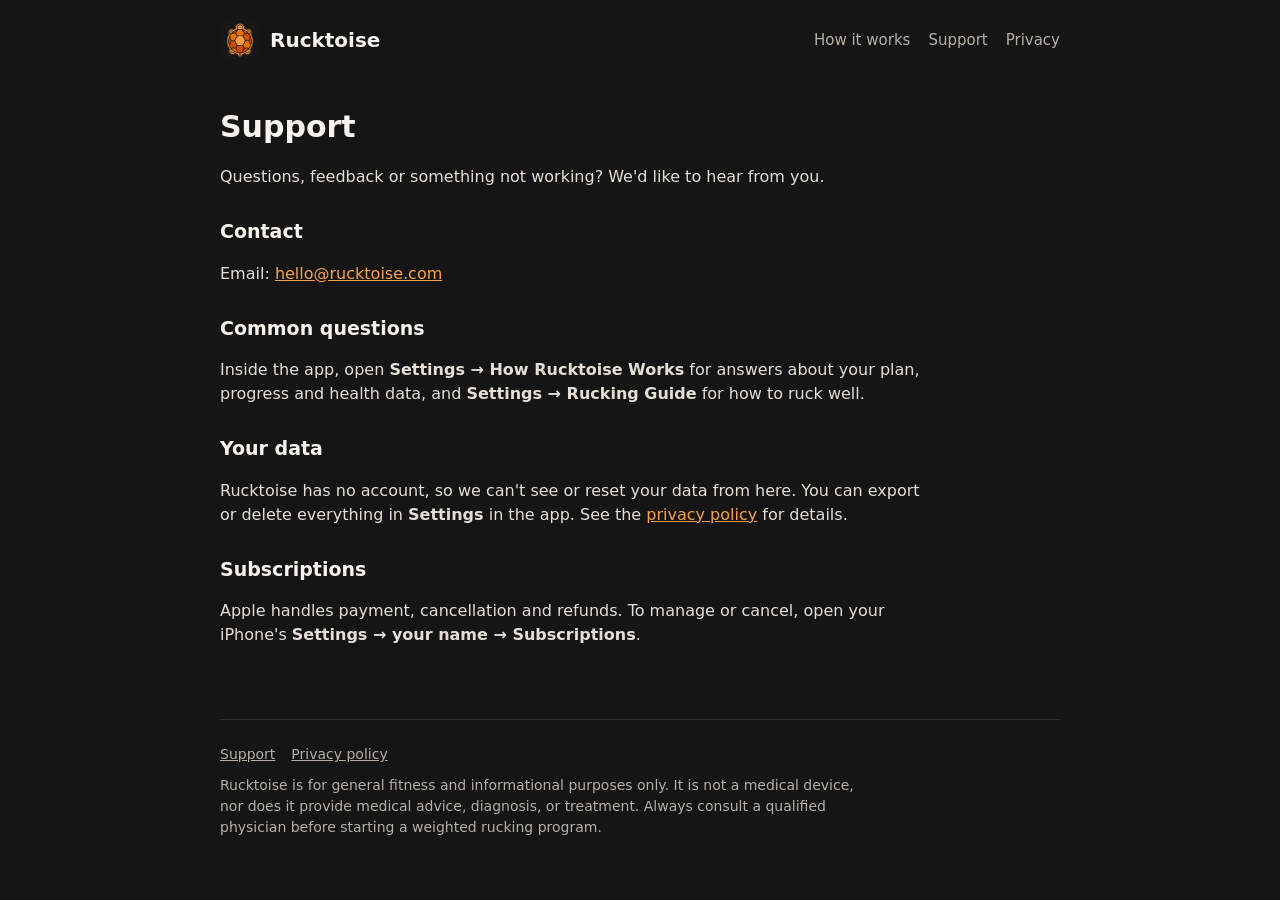
<file: support.html>
<!doctype html>
<html lang="en">
<head>
<meta charset="utf-8">
<meta name="viewport" content="width=device-width, initial-scale=1">
<title>Rucktoise support</title>
<meta name="description" content="Rucktoise is a rucking and weighted-walk coach for iPhone and Apple Watch. Ruck like a tortoise: start light, build slowly.">
<link rel="icon" href="assets/icon.png">
<link rel="stylesheet" href="style.css">
</head>
<body>
<div class="wrap">
<header class="top"><a class="brand" href="index.html"><img src="assets/icon.png" alt="">Rucktoise</a><nav><a href="index.html#how">How it works</a><a href="support.html">Support</a><a href="privacy.html">Privacy</a></nav></header>
<section class="doc">
<h1>Support</h1>
<p>Questions, feedback or something not working? We'd like to hear from you.</p>
<h2>Contact</h2>
<p>Email: <a href="mailto:hello@rucktoise.com">hello@rucktoise.com</a></p>
<h2>Common questions</h2>
<p>Inside the app, open <b>Settings → How Rucktoise Works</b> for answers about your plan, progress and health data, and <b>Settings → Rucking Guide</b> for how to ruck well.</p>
<h2>Your data</h2>
<p>Rucktoise has no account, so we can't see or reset your data from here. You can export or delete everything in <b>Settings</b> in the app. See the <a href="privacy.html">privacy policy</a> for details.</p>
<h2>Subscriptions</h2>
<p>Apple handles payment, cancellation and refunds. To manage or cancel, open your iPhone's <b>Settings → your name → Subscriptions</b>.</p>
</section>
<footer><a href="support.html">Support</a><a href="privacy.html">Privacy policy</a><p>Rucktoise is for general fitness and informational purposes only. It is not a medical device, nor does it provide medical advice, diagnosis, or treatment. Always consult a qualified physician before starting a weighted rucking program.</p></footer>
</div>
</body>
</html>
</file>
<file: style.css>
:root{--bg:#151515;--card:#211F1D;--ink:#F7F3EE;--sub:#B5AFA8;--line:#34302C;--acc:#F07900;--accL:#F8A145;--deep:#D35100}
*{box-sizing:border-box}
body{margin:0;background:var(--bg);color:var(--ink);font-family:-apple-system,BlinkMacSystemFont,"SF Pro Text","Segoe UI",system-ui,sans-serif;line-height:1.5;-webkit-font-smoothing:antialiased}
a{color:var(--accL)}
.wrap{max-width:880px;margin:0 auto;padding:0 20px}
header.top{display:flex;align-items:center;justify-content:space-between;padding:20px 0}
.brand{display:flex;align-items:center;gap:10px;color:var(--ink);text-decoration:none;font-weight:700;font-size:20px}
.brand img{width:40px;height:40px;border-radius:10px}
nav a{color:var(--sub);text-decoration:none;margin-left:18px;font-size:15px}
nav a:hover{color:var(--ink)}
.hero{display:grid;grid-template-columns:1.2fr 1fr;gap:32px;align-items:center;padding:40px 0 56px}
.hero h1{font-size:clamp(38px,6vw,60px);line-height:1.05;margin:0 0 14px;letter-spacing:-.02em}
.hero h1 span{color:var(--accL)}
.hero p.lead{font-size:19px;color:var(--sub);margin:0 0 24px;max-width:34em}
.hero img{width:100%;max-width:340px;justify-self:center}
.badge{display:inline-flex;align-items:center;gap:8px;background:var(--card);border:1px solid var(--line);border-radius:999px;padding:10px 18px;font-weight:600;font-size:15px}
.grid{display:grid;grid-template-columns:repeat(2,1fr);gap:16px;padding-bottom:56px}
.card{background:var(--card);border-radius:18px;padding:22px}
.card h3{margin:0 0 6px;font-size:18px}
.card p{margin:0;color:var(--sub);font-size:16px}
.how{padding:8px 0 56px}
.how h2,.doc h1{font-size:30px;margin:0 0 16px}
.steps{display:grid;grid-template-columns:repeat(3,1fr);gap:16px}
.step b{display:block;color:var(--accL);font-size:14px;letter-spacing:.04em;text-transform:uppercase;margin-bottom:6px}
.step p{margin:0;color:var(--sub)}
.doc{padding:24px 0 56px;max-width:720px}
.doc h2{font-size:19px;margin:28px 0 6px}
.doc p,.doc li{color:#E4DED7;font-size:16px}
.doc em{color:var(--sub)}
footer{border-top:1px solid var(--line);padding:24px 0 40px;color:var(--sub);font-size:14px}
footer a{color:var(--sub);margin-right:16px}
footer p{margin:10px 0 0;max-width:46em}
@media (max-width:720px){.hero{grid-template-columns:1fr;padding-top:16px}.hero img{max-width:220px;grid-row:1}.grid,.steps{grid-template-columns:1fr}nav a{margin-left:12px}}
</file>
